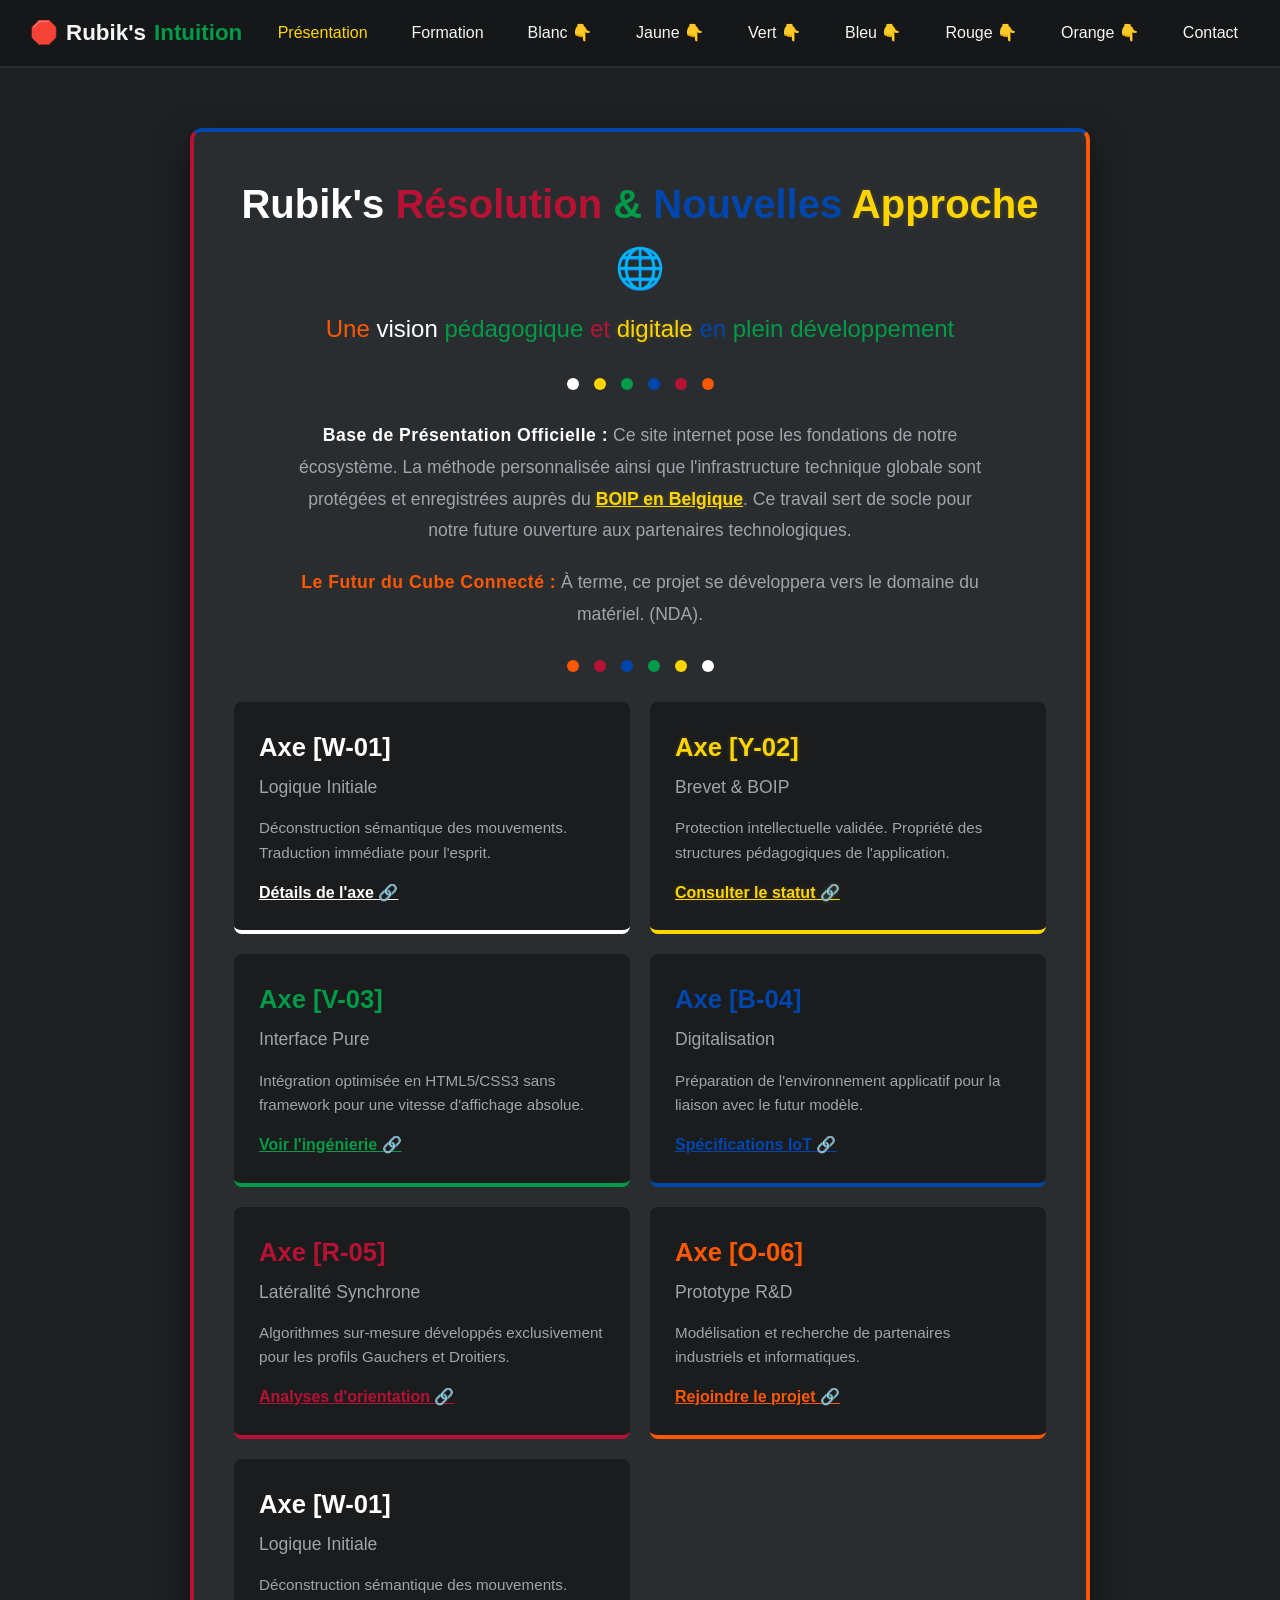
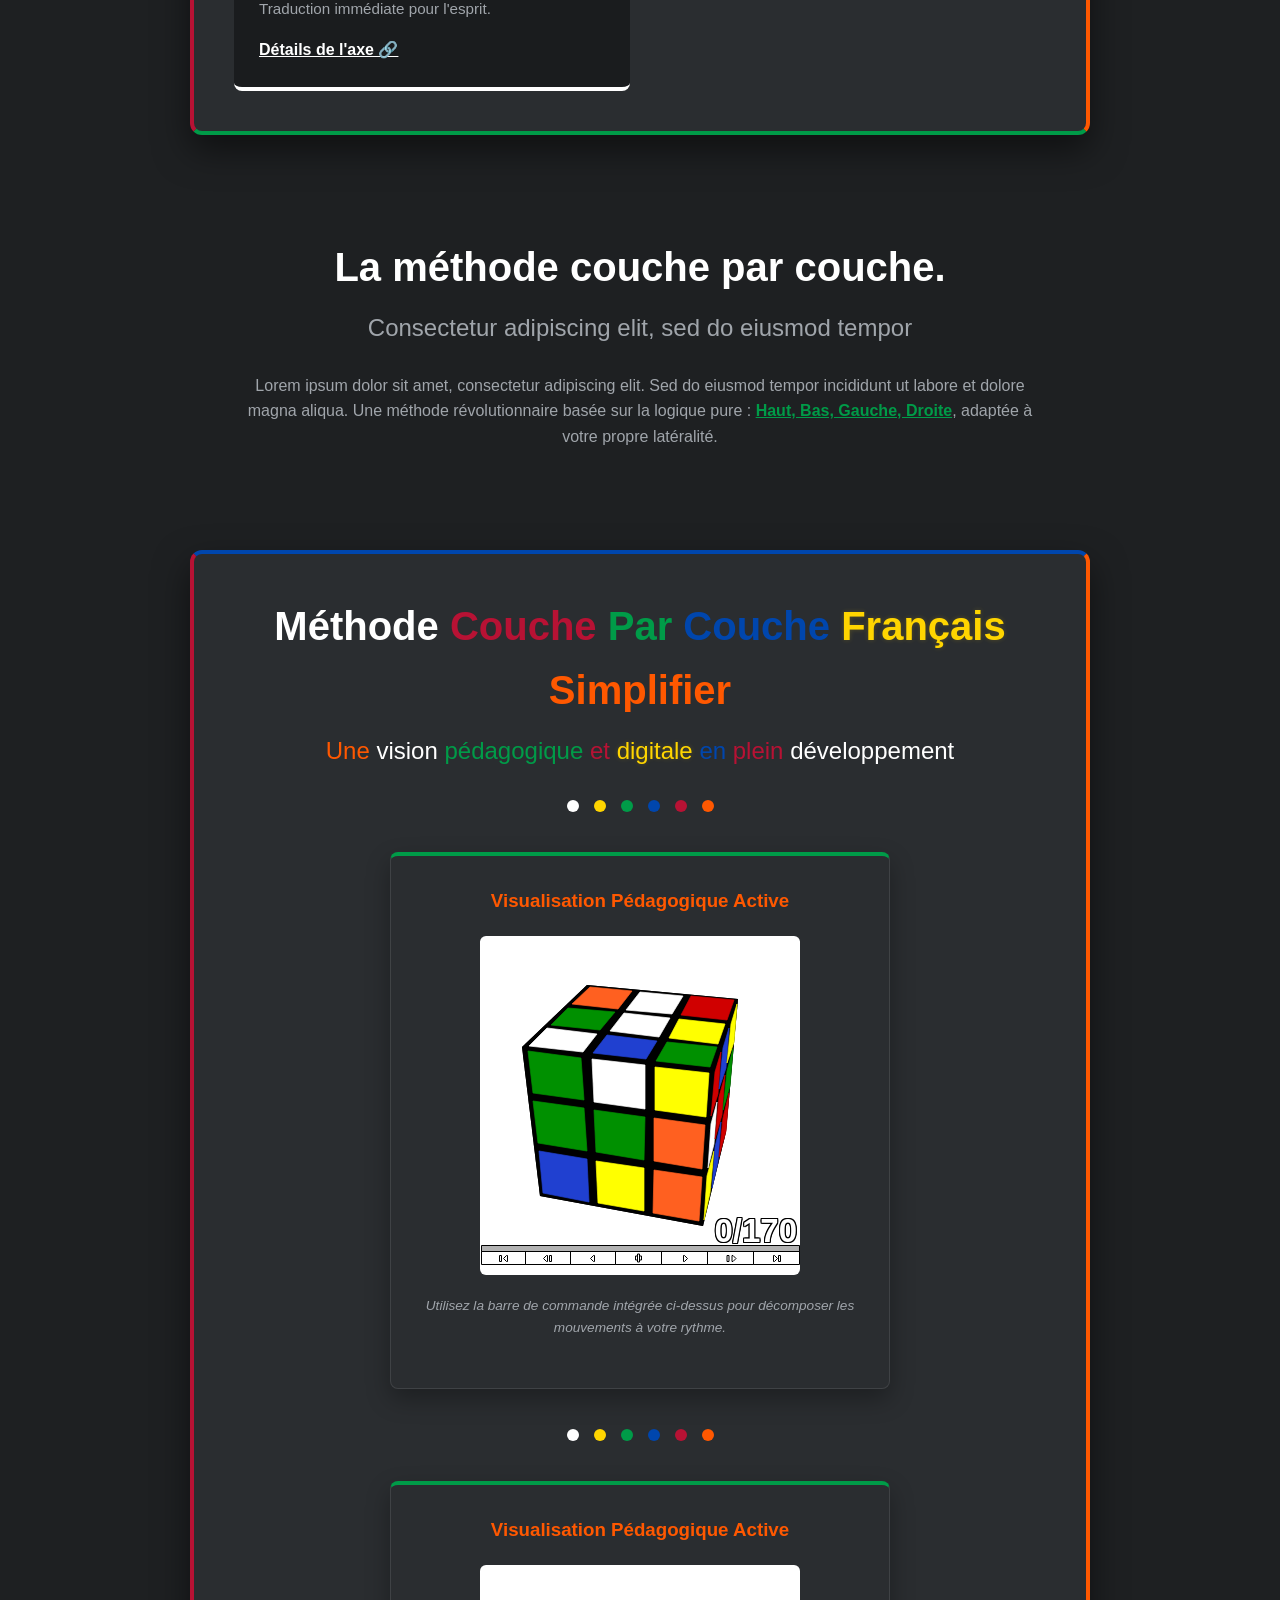
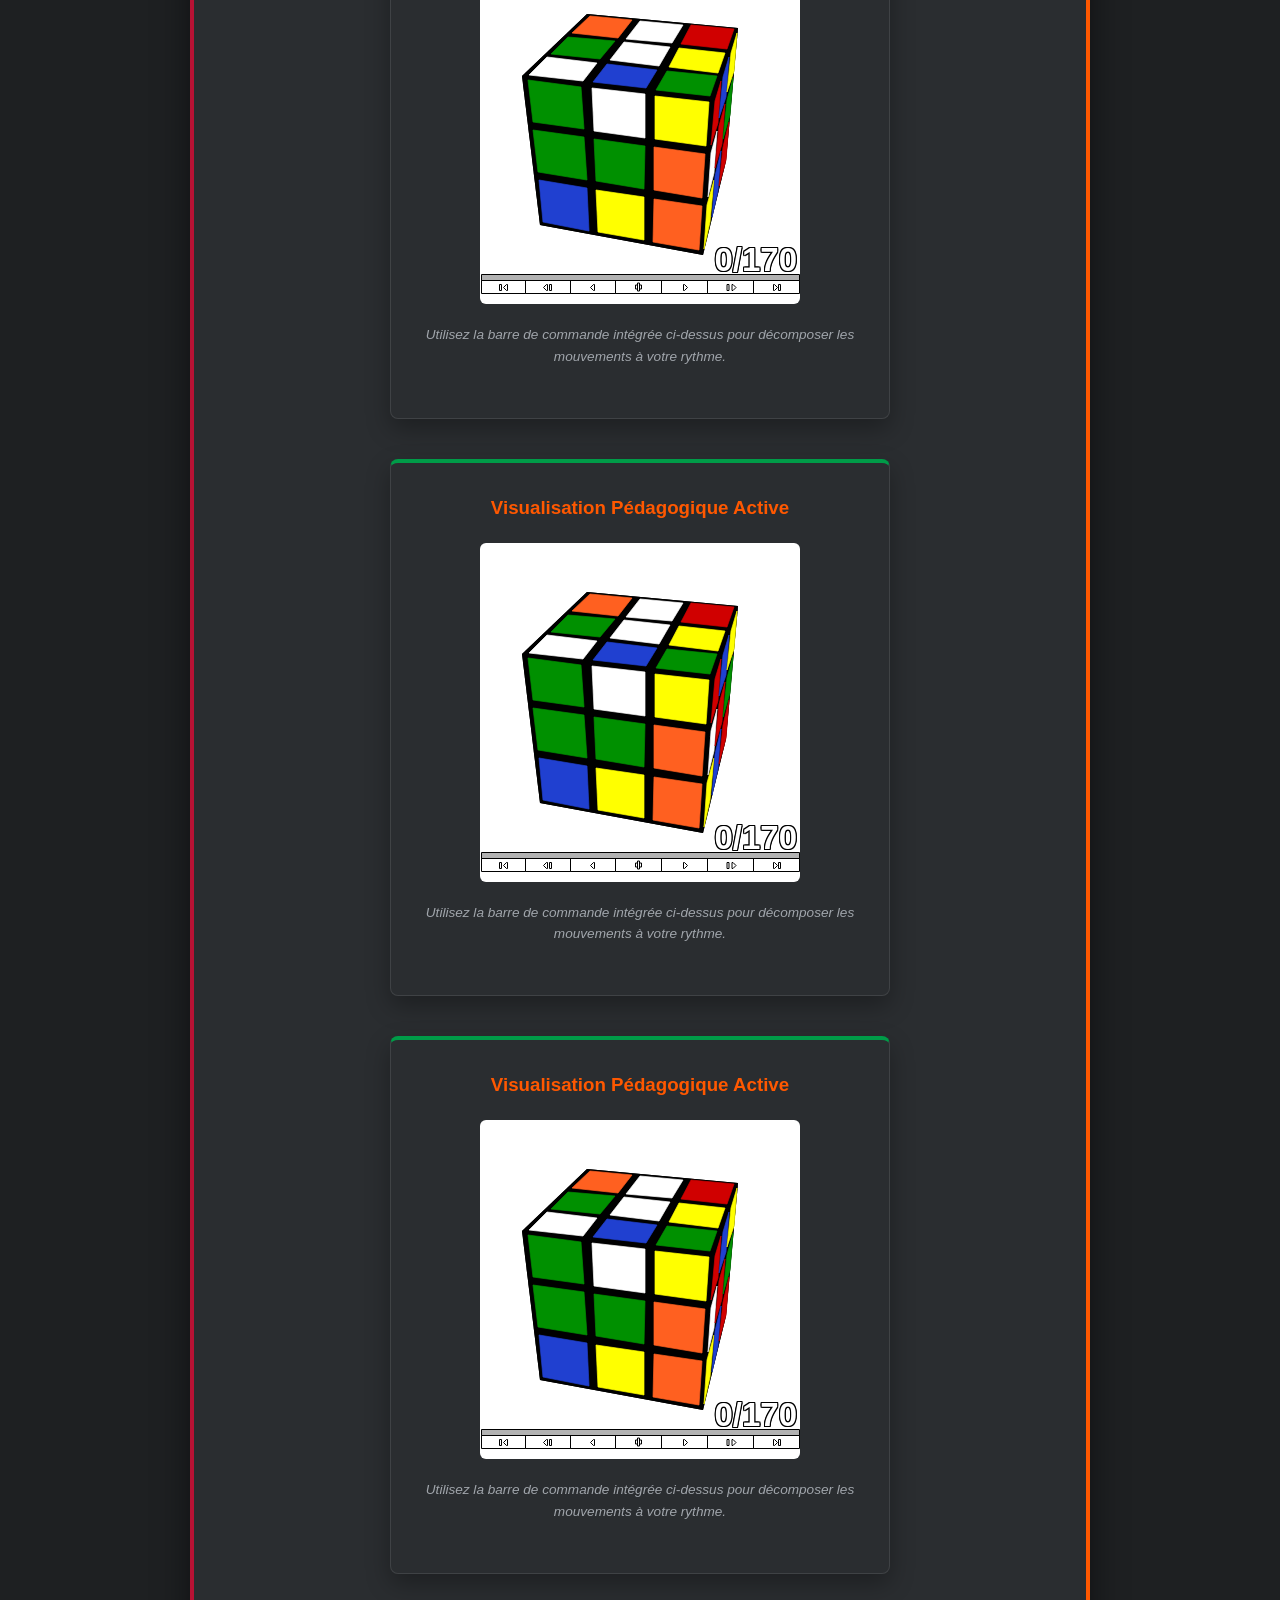
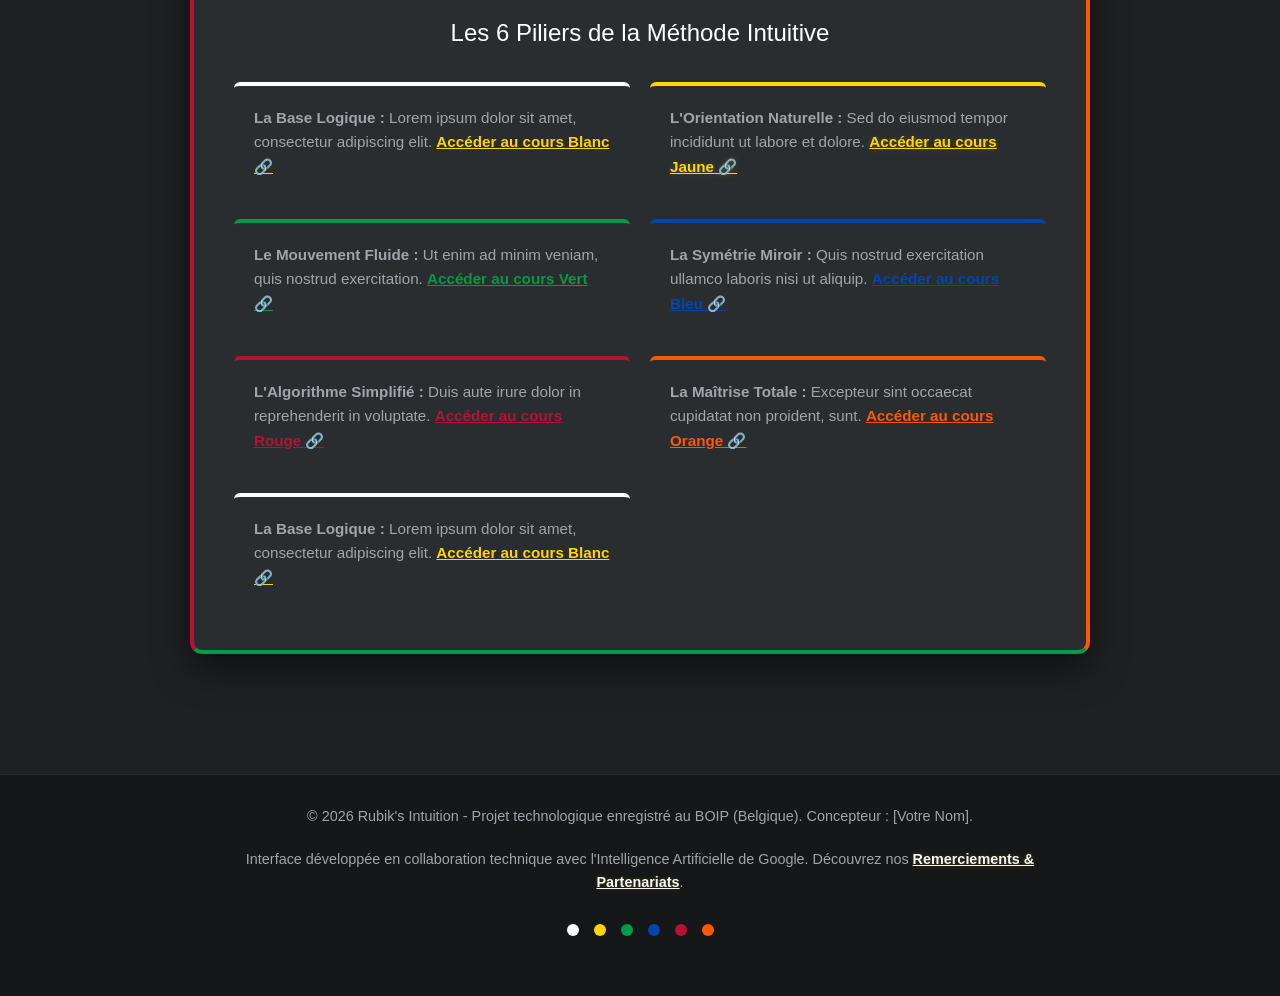
<file: index.html>
<!DOCTYPE html>
<html lang="fr">
<head>
    <meta charset="UTF-8">
    <meta name="viewport" content="width=device-width, initial-scale=1.0">
    <title>Rubik's Intuition - Accueil &amp; Projet Technologique</title>
    <link rel="stylesheet" href="style.css">
    <!-- 🎓 FORMATION : Chargement du script AnimCube à la racine du projet -->
    <script src="AnimCube3.js"></script>
</head>
<body>

    <!-- 🤝 BARRE DE NAVIGATION COMMUNE ET HARMONISÉE -->
    <header class="main-header">
        <div class="logo"><span class="cube-icon">🛑</span> Rubik's <span class="text-accent">Intuition</span></div>
        <input type="checkbox" id="menu-toggle" class="menu-toggle">
        <label for="menu-toggle" class="burger-label"><span></span><span></span><span></span></label>
        <nav class="main-nav">
            <ul class="nav-links">
                <li><a href="index.html" class="active">Présentation</a></li>
                <li><a href="formation-multi-cubes.html">Formation</a></li>
                <li class="dropdown">
                    <a href="#" class="dropdown-trigger">Blanc 👇</a>
                    <ul class="dropdown-menu">
                        <li><a href="neutre-squelette-blanc.html" class="c-white">1</a></li>
                        <li><a href="en-construction.html" class="c-white">2</a></li>
                        <li><a href="en-construction.html" class="c-white">3</a></li>
                        <li><a href="en-construction.html" class="c-white">4</a></li>
                        <li><a href="en-construction.html" class="c-white">5</a></li>
                        <li><a href="en-construction.html" class="c-white">6</a></li>
                    </ul>
                </li>
                <li class="dropdown">
                    <a href="#" class="dropdown-trigger">Jaune 👇</a>
                    <ul class="dropdown-menu">
                        <li><a href="droitier-blanc.html" class="c-white">Face Blanche</a></li>
                        <li><a href="droitier-jaune.html" class="c-yellow">Face Jaune</a></li>
                        <li><a href="droitier-vert.html" class="c-green">Face Verte</a></li>
                        <li><a href="droitier-bleu.html" class="c-blue">Face Bleue</a></li>
                        <li><a href="droitier-rouge.html" class="c-red">Face Rouge</a></li>
                        <li><a href="droitier-orange.html" class="c-orange">Face Orange</a></li>
                    </ul>
                </li>
                <li class="dropdown">
                    <a href="#" class="dropdown-trigger">Vert 👇</a>
                    <ul class="dropdown-menu">
                        <li><a href="ambi-blanc.html" class="c-white">Face Blanche</a></li>
                        <li><a href="ambi-jaune.html" class="c-yellow">Face Jaune</a></li>
                        <li><a href="ambi-vert.html" class="c-green">Face Verte</a></li>
                        <li><a href="ambi-bleu.html" class="c-blue">Face Bleue</a></li>
                        <li><a href="ambi-rouge.html" class="c-red">Face Rouge</a></li>
                        <li><a href="ambi-orange.html" class="c-orange">Face Orange</a></li>
                    </ul>
                </li>

                 <li class="dropdown">
                    <a href="#" class="dropdown-trigger">Bleu 👇</a>
                    <ul class="dropdown-menu">
                        <li><a href="gaucher-blanc.html" class="c-white">Face Blanche</a></li>
                        <li><a href="gaucher-jaune.html" class="c-yellow">Face Jaune</a></li>
                        <li><a href="gaucher-vert.html" class="c-green">Face Verte</a></li>
                        <li><a href="gaucher-bleu.html" class="c-blue">Face Bleue</a></li>
                        <li><a href="gaucher-rouge.html" class="c-red">Face Rouge</a></li>
                        <li><a href="gaucher-orange.html" class="c-orange">Face Orange</a></li>
                    </ul>
                </li>

               <li class="dropdown">
                    <a href="#" class="dropdown-trigger">Rouge 👇</a>
                    <ul class="dropdown-menu">
                        <li><a href="gaucher-blanc.html" class="c-white">Face Blanche</a></li>
                        <li><a href="gaucher-jaune.html" class="c-yellow">Face Jaune</a></li>
                        <li><a href="gaucher-vert.html" class="c-green">Face Verte</a></li>
                        <li><a href="gaucher-bleu.html" class="c-blue">Face Bleue</a></li>
                        <li><a href="gaucher-rouge.html" class="c-red">Face Rouge</a></li>
                        <li><a href="gaucher-orange.html" class="c-orange">Face Orange</a></li>
                    </ul>
                </li>

                 <li class="dropdown">
                    <a href="#" class="dropdown-trigger">Orange 👇</a>
                    <ul class="dropdown-menu">
                        <li><a href="neutre-squelette-orange.html" class="c-white">Face Blanche</a></li>
                        <li><a href="gaucher-jaune.html" class="c-yellow">Face Jaune</a></li>
                        <li><a href="gaucher-vert.html" class="c-green">Face Verte</a></li>
                        <li><a href="gaucher-bleu.html" class="c-blue">Face Bleue</a></li>
                        <li><a href="gaucher-rouge.html" class="c-red">Face Rouge</a></li>
                        <li><a href="gaucher-orange.html" class="c-orange">Face Orange</a></li>
                    </ul>
                </li>
                
                
                <li><a href="contact-squelette.html">Contact</a></li>
            </ul>
        </nav>
    </header>

    <main class="container">
        
        <!-- ==========================================================================
             🛑 SECTION MULTICOULEURS INSPIRÉE DES REMERCIEMENTS (PROJET BOIP)
             ==========================================================================<div class="scramble-icon">🎲</div> -->
        <section class="thanks-box">
            
            
            <h1>
                <span class="w-txt">Rubik's</span> 
                <span class="r-txt">Résolution</span> 
                <span class="g-txt">&amp;</span> 
                <span class="b-txt">Nouvelles</span> 
                <span class="y-txt">Approche</span>
                <span class="o-txt">🌐</span>
            </h1>
            
            <h2>
                <span class="o-txt">Une</span> 
                <span class="w-txt">vision</span> 
                <span class="g-txt">pédagogique</span> 
                <span class="r-txt">et</span> 
                <span class="y-txt">digitale</span> 
                <span class="b-txt">en</span> 
                <span class="g-txt">plein développement</span>
            </h2>

            <div class="color-dots-separator">
                <div class="dot d-w"></div><div class="dot d-y"></div><div class="dot d-g"></div>
                <div class="dot d-b"></div><div class="dot d-r"></div><div class="dot d-o"></div>
            </div>

            <p class="hybrid-paragraph">
                <strong class="w-txt">Base de Présentation Officielle :</strong> 
                <span class="text-muted">Ce site internet pose les fondations de notre écosystème. La méthode personnalisée ainsi que l'infrastructure technique globale sont protégées et enregistrées auprès du <a href="https://boip.int" target="_blank" class="text-link y-txt">BOIP en Belgique</a>. Ce travail sert de socle pour notre future ouverture aux partenaires technologiques.</span>
            </p>

            <p class="hybrid-paragraph">
                <strong class="o-txt">Le Futur du Cube Connecté :</strong> 
                <span class="text-muted">À terme, ce projet se développera vers le domaine du matériel. (NDA).</span>
            </p>

            <div class="color-dots-separator">
                <div class="dot d-o"></div><div class="dot d-r"></div><div class="dot d-b"></div>
                <div class="dot d-g"></div><div class="dot d-y"></div><div class="dot d-w"></div>
            </div>

            <!-- LA GRILLE DES 6 SOUS-BLOCS AUX COULEURS DU CUBE -->
            <div class="thanks-grid">
                
                <!-- BLOC 1 - BLANC -->
                <div class="thanks-block-unit tb-white">
                    <h1 class="w-txt">Axe [W-01]</h1>
                    <h2 class="text-muted">Logique Initiale</h2>
                    <p>Déconstruction sémantique des mouvements. Traduction immédiate pour l'esprit.</p>
                    <a href="en-construction.html" class="text-link w-txt">Détails de l'axe 🔗</a>
                </div>

                <!-- BLOC 2 - JAUNE -->
                <div class="thanks-block-unit tb-yellow">
                    <h1 class="y-txt">Axe [Y-02]</h1>
                    <h2 class="text-muted">Brevet &amp; BOIP</h2>
                    <p>Protection intellectuelle validée. Propriété des structures pédagogiques de l'application.</p>
                    <a href="en-construction.html" class="text-link y-txt">Consulter le statut 🔗</a>
                </div>

                <!-- BLOC 3 - VERT -->
                <div class="thanks-block-unit tb-green">
                    <h1 class="g-txt">Axe [V-03]</h1>
                    <h2 class="text-muted">Interface Pure</h2>
                    <p>Intégration optimisée en HTML5/CSS3 sans framework pour une vitesse d'affichage absolue.</p>
                    <a href="en-construction.html" class="text-link g-txt">Voir l'ingénierie 🔗</a>
                </div>

                <!-- BLOC 4 - BLEU -->
                <div class="thanks-block-unit tb-blue">
                    <h1 class="b-txt">Axe [B-04]</h1>
                    <h2 class="text-muted">Digitalisation</h2>
                    <p>Préparation de l'environnement applicatif pour la liaison avec le futur modèle.</p>
                    <a href="en-construction.html" class="text-link b-txt">Spécifications IoT 🔗</a>
                </div>

                <!-- BLOC 5 - ROUGE -->
                <div class="thanks-block-unit tb-red">
                    <h1 class="r-txt">Axe [R-05]</h1>
                    <h2 class="text-muted">Latéralité Synchrone</h2>
                    <p>Algorithmes sur-mesure développés exclusivement pour les profils Gauchers et Droitiers.</p>
                    <a href="en-construction.html" class="text-link r-txt">Analyses d'orientation 🔗</a>
                </div>

                <!-- BLOC 6 - ORANGE -->
                <div class="thanks-block-unit tb-orange">
                    <h1 class="o-txt">Axe [O-06]</h1>
                    <h2 class="text-muted">Prototype R&amp;D</h2>
                    <p>Modélisation et recherche de partenaires industriels et informatiques.</p>
                    <a href="contact-squelette.html" class="text-link o-txt">Rejoindre le projet 🔗</a>
                </div>
  <!-- BLOC 7 - BLANC -->
                <div class="thanks-block-unit tb-white">
                    <h1 class="w-txt">Axe [W-01]</h1>
                    <h2 class="text-muted">Logique Initiale</h2>
                    <p>Déconstruction sémantique des mouvements. Traduction immédiate pour l'esprit.</p>
                    <a href="en-construction.html" class="text-link w-txt">Détails de l'axe 🔗</a>
                </div>
            </div>
        </section>

        <!-- ==========================================================================
             🎓 DEUXIÈME SECTION : TEXTES INITIALES, ZONE ANIMCUBE ET LES 6 PILIERS
             ========================================================================== -->
        
        <!-- Section d'introduction textuelle sémantique -->
       <section class="hero-section" style="margin-top: 60px;">
            <h1>La méthode couche par couche.</h1>
            <h2>Consectetur adipiscing elit, sed do eiusmod tempor</h2>
            <p>
                Lorem ipsum dolor sit amet, consectetur adipiscing elit. Sed do eiusmod tempor incididunt ut labore et dolore magna aliqua. 
                Une méthode révolutionnaire basée sur la logique pure : <a href="en-construction.html" class="text-link g-txt">Haut, Bas, Gauche, Droite</a>, adaptée à votre propre latéralité.
            </p>
        </section> 
<!--
==========================================================================
             🛑 SECTION MULTICOULEURS INSPIRÉE DES REMERCIEMENTS (PROJET BOIP)
             ========================================================================== -->
        <section class="thanks-box">
            
            
            <h1>
                <span class="w-txt">Méthode</span> 
                <span class="r-txt">Couche</span> 
                <span class="g-txt">Par</span> 
                <span class="b-txt">Couche</span> 
                <span class="y-txt">Français </span>
                <span class="o-txt">Simplifier</span>
            </h1>
            
            <h2>
                <span class="o-txt">Une</span> 
                <span class="w-txt">vision</span> 
                <span class="g-txt">pédagogique</span> 
                <span class="r-txt">et</span> 
                <span class="y-txt">digitale</span> 
                <span class="b-txt">en</span> 
                <span class="r-txt">plein</span>
 <span class="w-txt">développement</span>
            </h2>

            <div class="color-dots-separator">
                <div class="dot d-w"></div><div class="dot d-y"></div><div class="dot d-g"></div>
                <div class="dot d-b"></div><div class="dot d-r"></div><div class="dot d-o"></div>
            </div>

        <!-- Zone d'intégration de la brique de simulation AnimCube.js -->
        <section class="cube-section">
            <div class="cube-card" style="border-top: 4px solid var(--cube-green);">
                <h3 class="g-txt">Visualisation Pédagogique Active</h3>
                
                <div class="cube-box">
                <script>
                AnimCube3("scale=0&bgcolor=ffffff&buttonbar=1&movetext=0&textsize=33&position=llu&borderwidth=8&wca=2&speed=3&facelets=wbggwyowrrgwoyrbowggbwgyyoobogrbyyboowgrorwybrwybrbygr&move=U F D' z' F' L' F' L' D L F' R F L D D L' D' L D L' z' L D' L' z R' D' D' R D R' D' R z z D D L D L' D' L D L' D' L D L' D' x2 z U U U R U' R' U' F' U F U U U' L' U L U F U' F' z' z' U R U' R' U' F' U F z z F U R U' R' F' z' z' R U R' U R U U R' U z' L' U R U' L U R' U' L' U R U' L U R' U' L D L' D' L D L' D' U L D L' D' L D L' D' L D L' D' L D L' D' U L D L' D' L D L' D' L D L' D' L D L' D' U L D L' D' L D L' D' U");
            </script>
                </div>
                
                <p class="cube-legend">Utilisez la barre de commande intégrée ci-dessus pour décomposer les mouvements à votre rythme.</p>
            </div>

                </div>
                
              

       
            
         
        </section>

            <div class="color-dots-separator">
                <div class="dot d-w"></div><div class="dot d-y"></div><div class="dot d-g"></div>
                <div class="dot d-b"></div><div class="dot d-r"></div><div class="dot d-o"></div>
            </div>

             <!-- Zone d'intégration de la brique de simulation AnimCube.js -->
        <section class="cube-section">
            <div class="cube-card" style="border-top: 4px solid var(--cube-green);">
                <h3 class="g-txt">Visualisation Pédagogique Active</h3>
                
                <div class="cube-box">
                <script>
                AnimCube3("scale=0&bgcolor=ffffff&buttonbar=1&movetext=0&textsize=33&position=llu&borderwidth=8&wca=2&speed=3&facelets=wbggwyowrrgwoyrbowggbwgyyoobogrbyyboowgrorwybrwybrbygr&move=U F D' z' F' L' F' L' D L F' R F L D D L' D' L D L' z' L D' L' z R' D' D' R D R' D' R z z D D L D L' D' L D L' D' L D L' D' x2 z U U U R U' R' U' F' U F U U U' L' U L U F U' F' z' z' U R U' R' U' F' U F z z F U R U' R' F' z' z' R U R' U R U U R' U z' L' U R U' L U R' U' L' U R U' L U R' U' L D L' D' L D L' D' U L D L' D' L D L' D' L D L' D' L D L' D' U L D L' D' L D L' D' L D L' D' L D L' D' U L D L' D' L D L' D' U");
            </script>
                </div>
                
                <p class="cube-legend">Utilisez la barre de commande intégrée ci-dessus pour décomposer les mouvements à votre rythme.</p>
            </div>

                </div>
                
              

       
            
         
        </section>

             <!-- Zone d'intégration de la brique de simulation AnimCube.js -->
        <section class="cube-section">
            <div class="cube-card" style="border-top: 4px solid var(--cube-green);">
                <h3 class="g-txt">Visualisation Pédagogique Active</h3>
                
                <div class="cube-box">
                <script>
                AnimCube3("scale=0&bgcolor=ffffff&buttonbar=1&movetext=0&textsize=33&position=llu&borderwidth=8&wca=2&speed=3&facelets=wbggwyowrrgwoyrbowggbwgyyoobogrbyyboowgrorwybrwybrbygr&move=U F D' z' F' L' F' L' D L F' R F L D D L' D' L D L' z' L D' L' z R' D' D' R D R' D' R z z D D L D L' D' L D L' D' L D L' D' x2 z U U U R U' R' U' F' U F U U U' L' U L U F U' F' z' z' U R U' R' U' F' U F z z F U R U' R' F' z' z' R U R' U R U U R' U z' L' U R U' L U R' U' L' U R U' L U R' U' L D L' D' L D L' D' U L D L' D' L D L' D' L D L' D' L D L' D' U L D L' D' L D L' D' L D L' D' L D L' D' U L D L' D' L D L' D' U");
            </script>
                </div>
                
                <p class="cube-legend">Utilisez la barre de commande intégrée ci-dessus pour décomposer les mouvements à votre rythme.</p>
            </div>

                </div>
                
              

       
            
         
        </section>

 <!-- Zone d'intégration de la brique de simulation AnimCube.js -->
        <section class="cube-section">
            <div class="cube-card" style="border-top: 4px solid var(--cube-green);">
                <h3 class="g-txt">Visualisation Pédagogique Active</h3>
                
                <div class="cube-box">
                <script>
                AnimCube3("scale=0&bgcolor=ffffff&buttonbar=1&movetext=0&textsize=33&position=llu&borderwidth=8&wca=2&speed=3&facelets=wbggwyowrrgwoyrbowggbwgyyoobogrbyyboowgrorwybrwybrbygr&move=U F D' z' F' L' F' L' D L F' R F L D D L' D' L D L' z' L D' L' z R' D' D' R D R' D' R z z D D L D L' D' L D L' D' L D L' D' x2 z U U U R U' R' U' F' U F U U U' L' U L U F U' F' z' z' U R U' R' U' F' U F z z F U R U' R' F' z' z' R U R' U R U U R' U z' L' U R U' L U R' U' L' U R U' L U R' U' L D L' D' L D L' D' U L D L' D' L D L' D' L D L' D' L D L' D' U L D L' D' L D L' D' L D L' D' L D L' D' U L D L' D' L D L' D' U");
            </script>
                </div>
                
                <p class="cube-legend">Utilisez la barre de commande intégrée ci-dessus pour décomposer les mouvements à votre rythme.</p>
            </div>

                </div>
                
              

       
            
         
        </section>
            

 <!-- Section des 6 Piliers Colorés initiaux avec Liens Évolutifs -->
        <section class="points-section">
            <h2>Les 6 Piliers de la Méthode Intuitive</h2>
            <div class="points-grid">
                
                <!-- Point 1 - Blanc -->
                <div class="point-item border-white">
                    <p><strong>La Base Logique :</strong> Lorem ipsum dolor sit amet, consectetur adipiscing elit. <a href="en-construction.html" class="text-link">Accéder au cours Blanc 🔗</a></p>
                </div>

                <!-- Point 2 - Jaune -->
                <div class="point-item border-yellow">
                    <p><strong>L'Orientation Naturelle :</strong> Sed do eiusmod tempor incididunt ut labore et dolore. <a href="en-construction.html" class="text-link y-txt">Accéder au cours Jaune 🔗</a></p>
                </div>

                <!-- Point 3 - Vert -->
                <div class="point-item border-green">
                    <p><strong>Le Mouvement Fluide :</strong> Ut enim ad minim veniam, quis nostrud exercitation. <a href="en-construction.html" class="text-link g-txt">Accéder au cours Vert 🔗</a></p>
                </div>

                <!-- Point 4 - Bleu -->
                <div class="point-item border-blue">
                    <p><strong>La Symétrie Miroir :</strong> Quis nostrud exercitation ullamco laboris nisi ut aliquip. <a href="en-construction.html" class="text-link b-txt">Accéder au cours Bleu 🔗</a></p>
                </div>

                <!-- Point 5 - Rouge -->
                <div class="point-item border-red">
                    <p><strong>L'Algorithme Simplifié :</strong> Duis aute irure dolor in reprehenderit in voluptate. <a href="en-construction.html" class="text-link r-txt">Accéder au cours Rouge 🔗</a></p>
                </div>

                <!-- Point 6 - Orange -->
                <div class="point-item border-orange">
                    <p><strong>La Maîtrise Totale :</strong> Excepteur sint occaecat cupidatat non proident, sunt. <a href="en-construction.html" class="text-link o-txt">Accéder au cours Orange 🔗</a></p>
                </div>

 <!-- Point 7 - Blanc -->
                <div class="point-item border-white">
                    <p><strong>La Base Logique :</strong> Lorem ipsum dolor sit amet, consectetur adipiscing elit. <a href="en-construction.html" class="text-link">Accéder au cours Blanc 🔗</a></p>
                </div>

            </div>
        </section>

    </main>

    <!-- 🤝 FOOTER HARMONISÉ COMPRENANT LA MENTION BOIP ET LE LIEN DE PARTENARIAT -->
    <footer class="main-footer">
        <p>&copy; 2026 Rubik's Intuition - Projet technologique enregistré au BOIP (Belgique). Concepteur : [Votre Nom].</p>
        <p>
            Interface développée en collaboration technique avec l'Intelligence Artificielle de Google. 
            Découvrez nos <a href="remerciementssquelette.html" class="text-link y-txt" style="font-size: inherit; font-weight: bold;">Remerciements &amp; Partenariats</a>.
        </p>
  <div class="color-dots-separator">
                <div class="dot d-w"></div><div class="dot d-y"></div><div class="dot d-g"></div>
                <div class="dot d-b"></div><div class="dot d-r"></div><div class="dot d-o"></div>
            </div>
    </footer>

</body>
</html>
</file>
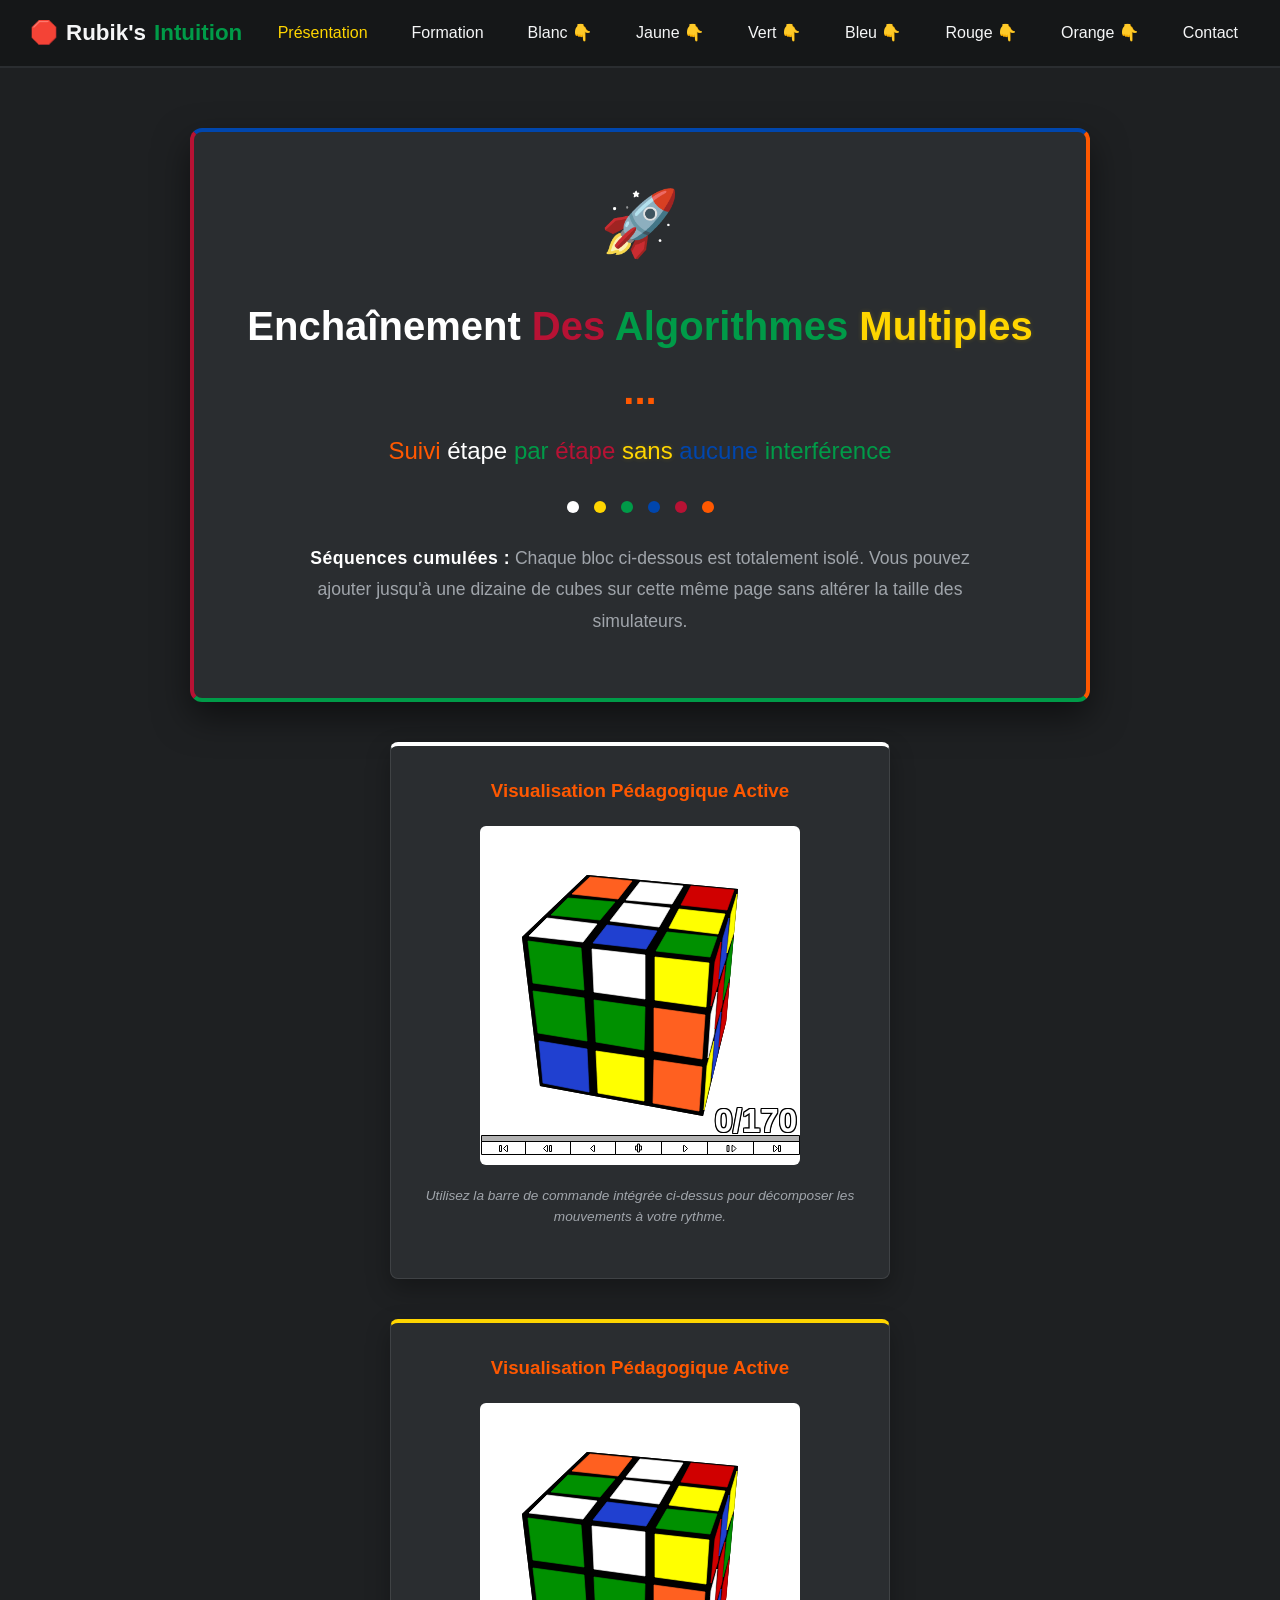
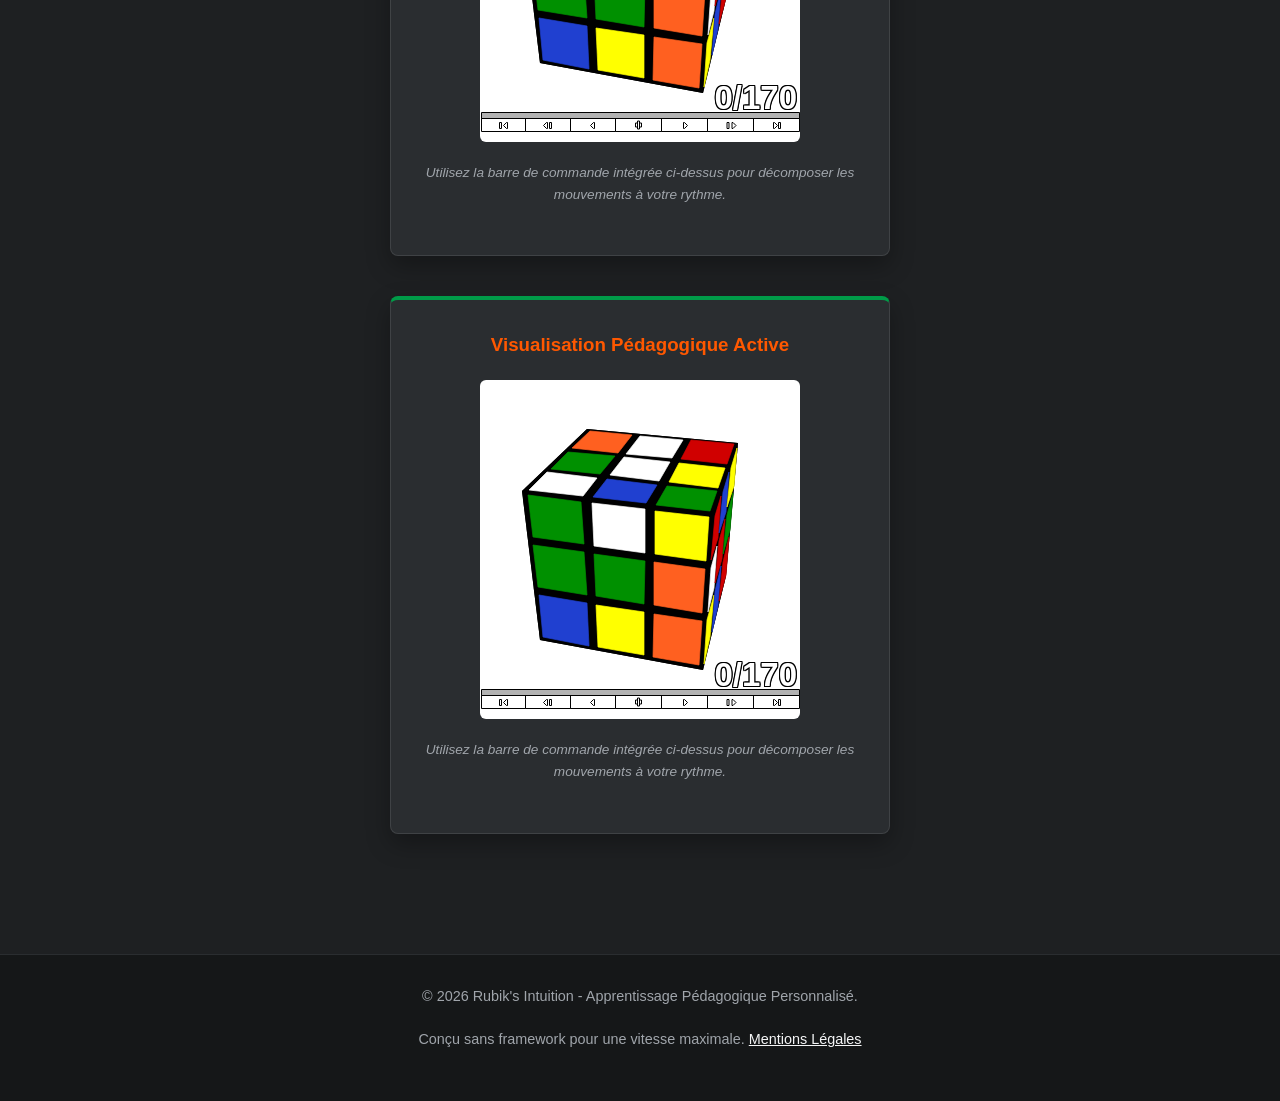
<file: formation-multi-cubes.html>
<!DOCTYPE html>
<html lang="fr">
<head>
    <meta charset="UTF-8">
    <meta name="viewport" content="width=device-width, initial-scale=1.0">
    <title>Multi-Cubes Stable - Rubik's Intuition</title>
    <link rel="stylesheet" href="style.css">
    <!-- 🎓 FORMATION : Le script est chargé ici de manière classique -->
    <script src="AnimCube3.js"></script>
</head>
<body>

    <!-- 🤝 MENU IDENTIQUE À INDEX.HTML -->
     <!-- 🤝 BARRE DE NAVIGATION COMMUNE ET HARMONISÉE -->
    <header class="main-header">
        <div class="logo"><span class="cube-icon">🛑</span> Rubik's <span class="text-accent">Intuition</span></div>
        <input type="checkbox" id="menu-toggle" class="menu-toggle">
        <label for="menu-toggle" class="burger-label"><span></span><span></span><span></span></label>
        <nav class="main-nav">
            <ul class="nav-links">
                <li><a href="index.html" class="active">Présentation</a></li>
                <li><a href="formation-multi-cubes.html">Formation</a></li>
                <li class="dropdown">
                    <a href="#" class="dropdown-trigger">Blanc 👇</a>
                    <ul class="dropdown-menu">
                        <li><a href="neutre-squelette-blanc.html" class="c-white">1</a></li>
                        <li><a href="en-construction.html" class="c-white">2</a></li>
                        <li><a href="en-construction.html" class="c-white">3</a></li>
                        <li><a href="en-construction.html" class="c-white">4</a></li>
                        <li><a href="en-construction.html" class="c-white">5</a></li>
                        <li><a href="en-construction.html" class="c-white">6</a></li>
                    </ul>
                </li>
                <li class="dropdown">
                    <a href="#" class="dropdown-trigger">Jaune 👇</a>
                    <ul class="dropdown-menu">
                        <li><a href="droitier-blanc.html" class="c-white">Face Blanche</a></li>
                        <li><a href="droitier-jaune.html" class="c-yellow">Face Jaune</a></li>
                        <li><a href="droitier-vert.html" class="c-green">Face Verte</a></li>
                        <li><a href="droitier-bleu.html" class="c-blue">Face Bleue</a></li>
                        <li><a href="droitier-rouge.html" class="c-red">Face Rouge</a></li>
                        <li><a href="droitier-orange.html" class="c-orange">Face Orange</a></li>
                    </ul>
                </li>
                <li class="dropdown">
                    <a href="#" class="dropdown-trigger">Vert 👇</a>
                    <ul class="dropdown-menu">
                        <li><a href="ambi-blanc.html" class="c-white">Face Blanche</a></li>
                        <li><a href="ambi-jaune.html" class="c-yellow">Face Jaune</a></li>
                        <li><a href="ambi-vert.html" class="c-green">Face Verte</a></li>
                        <li><a href="ambi-bleu.html" class="c-blue">Face Bleue</a></li>
                        <li><a href="ambi-rouge.html" class="c-red">Face Rouge</a></li>
                        <li><a href="ambi-orange.html" class="c-orange">Face Orange</a></li>
                    </ul>
                </li>

                 <li class="dropdown">
                    <a href="#" class="dropdown-trigger">Bleu 👇</a>
                    <ul class="dropdown-menu">
                        <li><a href="gaucher-blanc.html" class="c-white">Face Blanche</a></li>
                        <li><a href="gaucher-jaune.html" class="c-yellow">Face Jaune</a></li>
                        <li><a href="gaucher-vert.html" class="c-green">Face Verte</a></li>
                        <li><a href="gaucher-bleu.html" class="c-blue">Face Bleue</a></li>
                        <li><a href="gaucher-rouge.html" class="c-red">Face Rouge</a></li>
                        <li><a href="gaucher-orange.html" class="c-orange">Face Orange</a></li>
                    </ul>
                </li>

               <li class="dropdown">
                    <a href="#" class="dropdown-trigger">Rouge 👇</a>
                    <ul class="dropdown-menu">
                        <li><a href="gaucher-blanc.html" class="c-white">Face Blanche</a></li>
                        <li><a href="gaucher-jaune.html" class="c-yellow">Face Jaune</a></li>
                        <li><a href="gaucher-vert.html" class="c-green">Face Verte</a></li>
                        <li><a href="gaucher-bleu.html" class="c-blue">Face Bleue</a></li>
                        <li><a href="gaucher-rouge.html" class="c-red">Face Rouge</a></li>
                        <li><a href="gaucher-orange.html" class="c-orange">Face Orange</a></li>
                    </ul>
                </li>

                 <li class="dropdown">
                    <a href="#" class="dropdown-trigger">Orange 👇</a>
                    <ul class="dropdown-menu">
                        <li><a href="neutre-squelette-orange.html" class="c-white">Face Blanche</a></li>
                        <li><a href="gaucher-jaune.html" class="c-yellow">Face Jaune</a></li>
                        <li><a href="gaucher-vert.html" class="c-green">Face Verte</a></li>
                        <li><a href="gaucher-bleu.html" class="c-blue">Face Bleue</a></li>
                        <li><a href="gaucher-rouge.html" class="c-red">Face Rouge</a></li>
                        <li><a href="gaucher-orange.html" class="c-orange">Face Orange</a></li>
                    </ul>
                </li>
                
                
                <li><a href="contact-squelette.html">Contact</a></li>
            </ul>
        </nav>
    </header>

    <main class="container">
        
        <!-- Bloc d'en-tête style Explosion de Couleurs -->
        <section class="thanks-box">
            <div class="scramble-icon">🚀</div>
            <h1>
                <span class="w-txt">Enchaînement</span> 
                <span class="r-txt">Des</span> 
                <span class="g-txt">Algorithmes</span> 
                <span class="y-txt">Multiples</span>
                <span class="o-txt">...</span>
            </h1>
            <h2>
                <span class="o-txt">Suivi</span> 
                <span class="w-txt">étape</span> 
                <span class="g-txt">par</span> 
                <span class="r-txt">étape</span> 
                <span class="y-txt">sans</span> 
                <span class="b-txt">aucune</span> 
                <span class="g-txt">interférence</span>
            </h2>

            <div class="color-dots-separator">
                <div class="dot d-w"></div><div class="dot d-y"></div><div class="dot d-g"></div>
                <div class="dot d-b"></div><div class="dot d-r"></div><div class="dot d-o"></div>
            </div>
            
            <p class="hybrid-paragraph">
                <strong class="w-txt">Séquences cumulées :</strong> 
                <span class="text-muted">Chaque bloc ci-dessous est totalement isolé. Vous pouvez ajouter jusqu'à une dizaine de cubes sur cette même page sans altérer la taille des simulateurs.</span>
            </p>
        </section>

        <!-- ==========================================================================
             ZONE DE COURS : LES CUBES ISOLES LES UNS EN DESSOUS DES AUTRES
             ========================================================================== -->
         <!-- Zone d'intégration de la brique de simulation AnimCube.js -->
        <section class="cube-section">
            <div class="cube-card" style="border-top: 4px solid var(--cube-white);">
                <h3 class="g-txt">Visualisation Pédagogique Active</h3>
                
                <div class="cube-box">
                <script>
                AnimCube3("scale=0&bgcolor=ffffff&buttonbar=1&movetext=0&textsize=33&position=llu&borderwidth=8&wca=2&speed=3&facelets=wbggwyowrrgwoyrbowggbwgyyoobogrbyyboowgrorwybrwybrbygr&move=U F D' z' F' L' F' L' D L F' R F L D D L' D' L D L' z' L D' L' z R' D' D' R D R' D' R z z D D L D L' D' L D L' D' L D L' D' x2 z U U U R U' R' U' F' U F U U U' L' U L U F U' F' z' z' U R U' R' U' F' U F z z F U R U' R' F' z' z' R U R' U R U U R' U z' L' U R U' L U R' U' L' U R U' L U R' U' L D L' D' L D L' D' U L D L' D' L D L' D' L D L' D' L D L' D' U L D L' D' L D L' D' L D L' D' L D L' D' U L D L' D' L D L' D' U");
            </script>
                </div>
                
                <p class="cube-legend">Utilisez la barre de commande intégrée ci-dessus pour décomposer les mouvements à votre rythme.</p>
            </div>

          </section>     

<!-- Zone d'intégration de la brique de simulation AnimCube.js -->
        <section class="cube-section">
            <div class="cube-card" style="border-top: 4px solid var(--cube-yellow);">
                <h3 class="g-txt">Visualisation Pédagogique Active</h3>
                
                <div class="cube-box">
                <script>
                AnimCube3("scale=0&bgcolor=ffffff&buttonbar=1&movetext=0&textsize=33&position=llu&borderwidth=8&wca=2&speed=3&facelets=wbggwyowrrgwoyrbowggbwgyyoobogrbyyboowgrorwybrwybrbygr&move=U F D' z' F' L' F' L' D L F' R F L D D L' D' L D L' z' L D' L' z R' D' D' R D R' D' R z z D D L D L' D' L D L' D' L D L' D' x2 z U U U R U' R' U' F' U F U U U' L' U L U F U' F' z' z' U R U' R' U' F' U F z z F U R U' R' F' z' z' R U R' U R U U R' U z' L' U R U' L U R' U' L' U R U' L U R' U' L D L' D' L D L' D' U L D L' D' L D L' D' L D L' D' L D L' D' U L D L' D' L D L' D' L D L' D' L D L' D' U L D L' D' L D L' D' U");
            </script>
                </div>
                
                <p class="cube-legend">Utilisez la barre de commande intégrée ci-dessus pour décomposer les mouvements à votre rythme.</p>
            </div>

          </section>

<!-- Zone d'intégration de la brique de simulation AnimCube.js -->
        <section class="cube-section">
            <div class="cube-card" style="border-top: 4px solid var(--cube-green);">
                <h3 class="g-txt">Visualisation Pédagogique Active</h3>
                
                <div class="cube-box">
                <script>
                AnimCube3("scale=0&bgcolor=ffffff&buttonbar=1&movetext=0&textsize=33&position=llu&borderwidth=8&wca=2&speed=3&facelets=wbggwyowrrgwoyrbowggbwgyyoobogrbyyboowgrorwybrwybrbygr&move=U F D' z' F' L' F' L' D L F' R F L D D L' D' L D L' z' L D' L' z R' D' D' R D R' D' R z z D D L D L' D' L D L' D' L D L' D' x2 z U U U R U' R' U' F' U F U U U' L' U L U F U' F' z' z' U R U' R' U' F' U F z z F U R U' R' F' z' z' R U R' U R U U R' U z' L' U R U' L U R' U' L' U R U' L U R' U' L D L' D' L D L' D' U L D L' D' L D L' D' L D L' D' L D L' D' U L D L' D' L D L' D' L D L' D' L D L' D' U L D L' D' L D L' D' U");
            </script>
                </div>
                
                <p class="cube-legend">Utilisez la barre de commande intégrée ci-dessus pour décomposer les mouvements à votre rythme.</p>
            </div>

          </section>


    </main>

    <!-- 🤝 FOOTER IDENTIQUE -->
    <footer class="main-footer">
        <p>&copy; 2026 Rubik's Intuition - Apprentissage Pédagogique Personnalisé.</p>
        <p>Conçu sans framework pour une vitesse maximale. <a href="#">Mentions Légales</a></p>
    </footer>

</body>
</html>
</file>
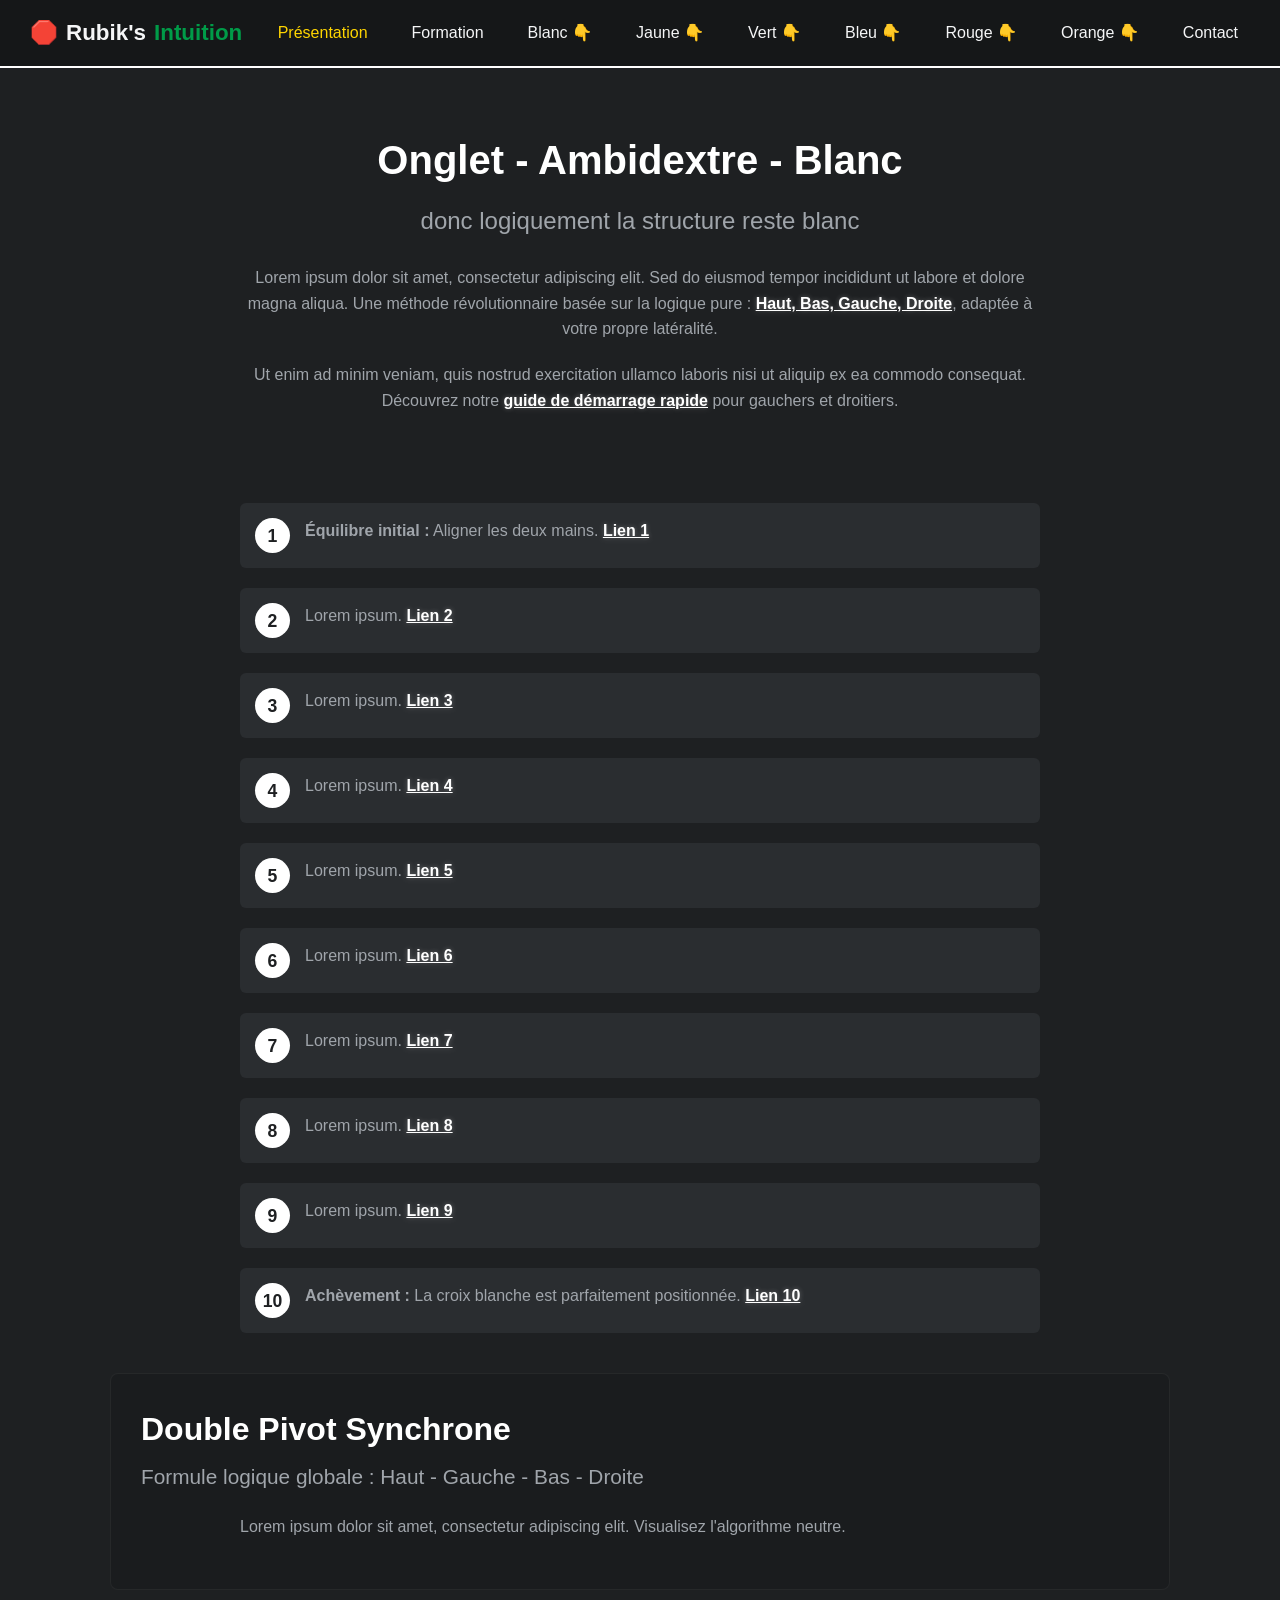
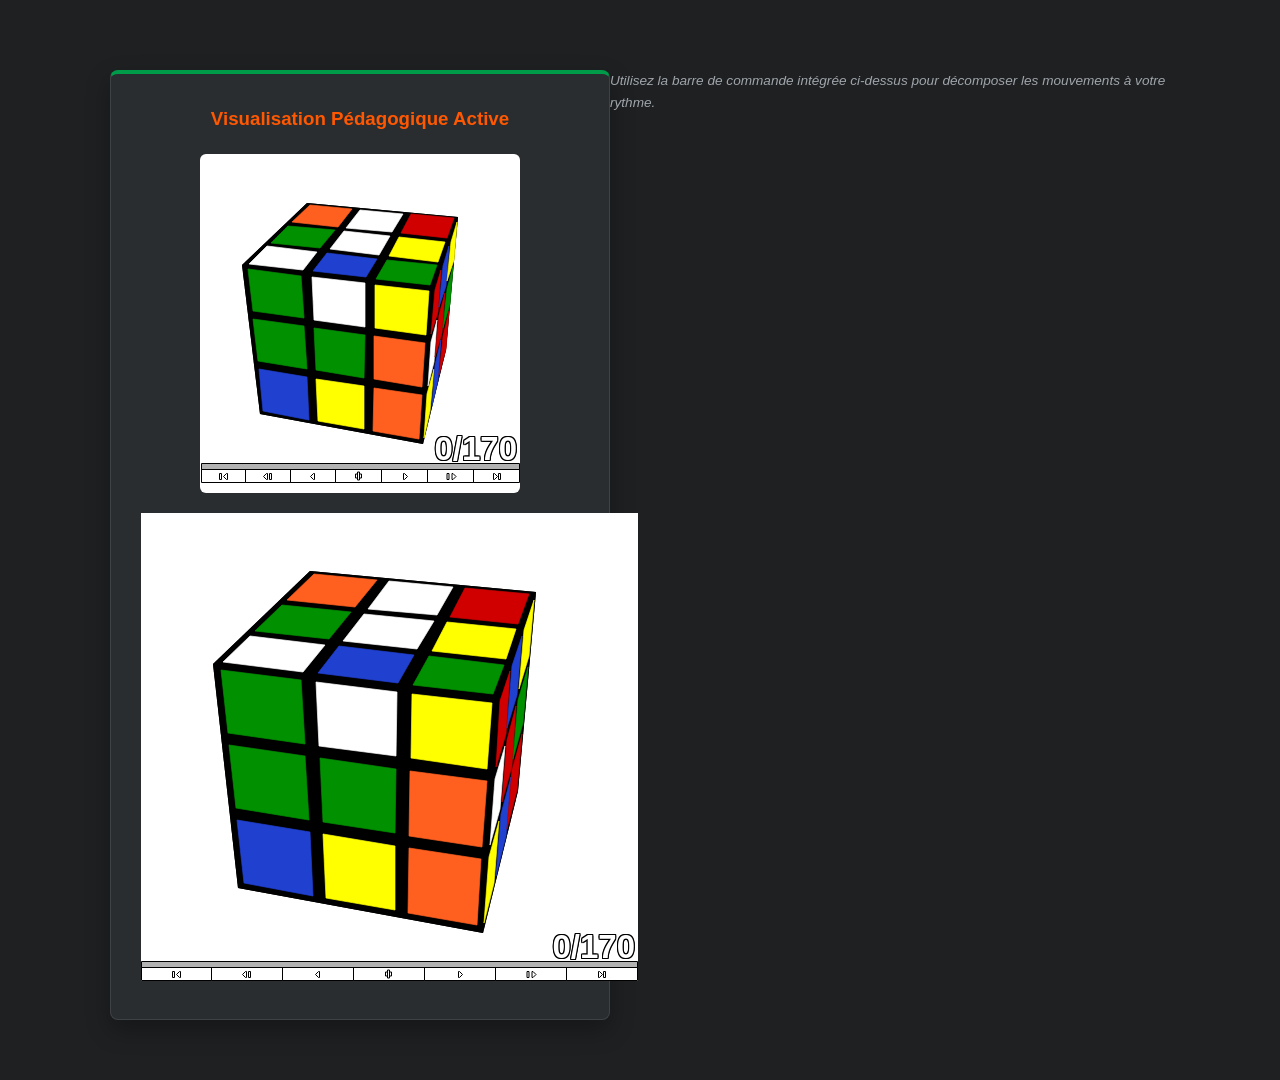
<file: neutre-squelette-blanc.html>
<!DOCTYPE html>
<html lang="fr">
<head>
    <meta charset="UTF-8">
    <meta name="viewport" content="width=device-width, initial-scale=1.0">
    <title>Méthode Ambidextre - Face Blanche - Rubik's Intuition</title>
    <link rel="stylesheet" href="style.css">
    <script src="AnimCube3.js"></script>

<link rel="stylesheet" href="multi-cubes1.css">



    <script src="AnimCube3.js"></script>
</head>
<!-- 🎓 FORMATION : La classe "theme-white" bascule les styles sur la couleur blanche -->
<body class="theme-white">

    <!-- MENU IDENTIQUE À INDEX.HTML -->
 <!-- 🤝 BARRE DE NAVIGATION COMMUNE ET HARMONISÉE -->
    <header class="main-header">
        <div class="logo"><span class="cube-icon">🛑</span> Rubik's <span class="text-accent">Intuition</span></div>
        <input type="checkbox" id="menu-toggle" class="menu-toggle">
        <label for="menu-toggle" class="burger-label"><span></span><span></span><span></span></label>
        <nav class="main-nav">
            <ul class="nav-links">
                <li><a href="index.html" class="active">Présentation</a></li>
                <li><a href="formationsquelette.html">Formation</a></li>
                <li class="dropdown">
                    <a href="#" class="dropdown-trigger">Blanc 👇</a>
                    <ul class="dropdown-menu">
                        <li><a href="neutre-squelette-blanc.html" class="c-white">1</a></li>
                        <li><a href="en-construction.html" class="c-white">2</a></li>
                        <li><a href="en-construction.html" class="c-white">3</a></li>
                        <li><a href="en-construction.html" class="c-white">4</a></li>
                        <li><a href="en-construction.html" class="c-white">5</a></li>
                        <li><a href="en-construction.html" class="c-white">6</a></li>
                    </ul>
                </li>
                <li class="dropdown">
                    <a href="#" class="dropdown-trigger">Jaune 👇</a>
                    <ul class="dropdown-menu">
                        <li><a href="droitier-blanc.html" class="c-white">Face Blanche</a></li>
                        <li><a href="droitier-jaune.html" class="c-yellow">Face Jaune</a></li>
                        <li><a href="droitier-vert.html" class="c-green">Face Verte</a></li>
                        <li><a href="droitier-bleu.html" class="c-blue">Face Bleue</a></li>
                        <li><a href="droitier-rouge.html" class="c-red">Face Rouge</a></li>
                        <li><a href="droitier-orange.html" class="c-orange">Face Orange</a></li>
                    </ul>
                </li>
                <li class="dropdown">
                    <a href="#" class="dropdown-trigger">Vert 👇</a>
                    <ul class="dropdown-menu">
                        <li><a href="ambi-blanc.html" class="c-white">Face Blanche</a></li>
                        <li><a href="ambi-jaune.html" class="c-yellow">Face Jaune</a></li>
                        <li><a href="ambi-vert.html" class="c-green">Face Verte</a></li>
                        <li><a href="ambi-bleu.html" class="c-blue">Face Bleue</a></li>
                        <li><a href="ambi-rouge.html" class="c-red">Face Rouge</a></li>
                        <li><a href="ambi-orange.html" class="c-orange">Face Orange</a></li>
                    </ul>
                </li>

                 <li class="dropdown">
                    <a href="#" class="dropdown-trigger">Bleu 👇</a>
                    <ul class="dropdown-menu">
                        <li><a href="gaucher-blanc.html" class="c-white">Face Blanche</a></li>
                        <li><a href="gaucher-jaune.html" class="c-yellow">Face Jaune</a></li>
                        <li><a href="gaucher-vert.html" class="c-green">Face Verte</a></li>
                        <li><a href="gaucher-bleu.html" class="c-blue">Face Bleue</a></li>
                        <li><a href="gaucher-rouge.html" class="c-red">Face Rouge</a></li>
                        <li><a href="gaucher-orange.html" class="c-orange">Face Orange</a></li>
                    </ul>
                </li>

               <li class="dropdown">
                    <a href="#" class="dropdown-trigger">Rouge 👇</a>
                    <ul class="dropdown-menu">
                        <li><a href="gaucher-blanc.html" class="c-white">Face Blanche</a></li>
                        <li><a href="gaucher-jaune.html" class="c-yellow">Face Jaune</a></li>
                        <li><a href="gaucher-vert.html" class="c-green">Face Verte</a></li>
                        <li><a href="gaucher-bleu.html" class="c-blue">Face Bleue</a></li>
                        <li><a href="gaucher-rouge.html" class="c-red">Face Rouge</a></li>
                        <li><a href="gaucher-orange.html" class="c-orange">Face Orange</a></li>
                    </ul>
                </li>

                 <li class="dropdown">
                    <a href="#" class="dropdown-trigger">Orange 👇</a>
                    <ul class="dropdown-menu">
                        <li><a href="neutre-squelette-orange.html" class="c-white">Face Blanche</a></li>
                        <li><a href="gaucher-jaune.html" class="c-yellow">Face Jaune</a></li>
                        <li><a href="gaucher-vert.html" class="c-green">Face Verte</a></li>
                        <li><a href="gaucher-bleu.html" class="c-blue">Face Bleue</a></li>
                        <li><a href="gaucher-rouge.html" class="c-red">Face Rouge</a></li>
                        <li><a href="gaucher-orange.html" class="c-orange">Face Orange</a></li>
                    </ul>
                </li>
                
                
                <li><a href="contact-squelette.html">Contact</a></li>
            </ul>
        </nav>
    </header>
    <main class="container">
       


         <!-- Section d'introduction principale -->
        <section class="hero-section">
            <h1>Onglet - Ambidextre - Blanc</h1>
            <h2>donc logiquement la structure reste blanc</h2>
            <p>
                Lorem ipsum dolor sit amet, consectetur adipiscing elit. Sed do eiusmod tempor incididunt ut labore et dolore magna aliqua. 
                Une méthode révolutionnaire basée sur la logique pure : <a href="#" class="text-link">Haut, Bas, Gauche, Droite</a>, adaptée à votre propre latéralité.
            </p>
            <p>
                Ut enim ad minim veniam, quis nostrud exercitation ullamco laboris nisi ut aliquip ex ea commodo consequat. 
                Découvrez notre <a href="#" class="text-link">guide de démarrage rapide</a> pour gauchers et droitiers.
            </p>
        </section>

        <!-- Liste Numérotée 1 à 10 -->
        <section class="steps-section">
            <ul class="ordered-steps">
                <li><div class="step-number">1</div><div class="step-content"><p><strong>Équilibre initial :</strong> Aligner les deux mains. <a href="#" class="text-link">Lien 1</a></p></div></li>
                <li><div class="step-number">2</div><div class="step-content"><p>Lorem ipsum. <a href="#" class="text-link">Lien 2</a></p></div></li>
                <li><div class="step-number">3</div><div class="step-content"><p>Lorem ipsum. <a href="#" class="text-link">Lien 3</a></p></div></li>
                <li><div class="step-number">4</div><div class="step-content"><p>Lorem ipsum. <a href="#" class="text-link">Lien 4</a></p></div></li>
                <li><div class="step-number">5</div><div class="step-content"><p>Lorem ipsum. <a href="#" class="text-link">Lien 5</a></p></div></li>
                <li><div class="step-number">6</div><div class="step-content"><p>Lorem ipsum. <a href="#" class="text-link">Lien 6</a></p></div></li>
                <li><div class="step-number">7</div><div class="step-content"><p>Lorem ipsum. <a href="#" class="text-link">Lien 7</a></p></div></li>
                <li><div class="step-number">8</div><div class="step-content"><p>Lorem ipsum. <a href="#" class="text-link">Lien 8</a></p></div></li>
                <li><div class="step-number">9</div><div class="step-content"><p>Lorem ipsum. <a href="#" class="text-link">Lien 9</a></p></div></li>
                <li><div class="step-number">10</div><div class="step-content"><p><strong>Achèvement :</strong> La croix blanche est parfaitement positionnée. <a href="#" class="text-link">Lien 10</a></p></div></li>
            </ul>
        </section>

        <!-- ZONE MULTI-CUBES -->
        <section class="multi-cubes-container">
            <div class="cube-block-unit">
                <h1>Double Pivot Synchrone</h1>
                <h2>Formule logique globale : Haut - Gauche - Bas - Droite</h2>
                <p>Lorem ipsum dolor sit amet, consectetur adipiscing elit. Visualisez l'algorithme neutre.</p>
</div>

         <!-- Zone d'intégration de la brique de simulation AnimCube.js -->
        <section class="cube-section">
            <div class="cube-card" style="border-top: 4px solid var(--cube-green);">
                <h3 class="g-txt">Visualisation Pédagogique Active</h3>
                
                <div class="cube-box">
                <script>
                AnimCube3("scale=0&bgcolor=ffffff&buttonbar=1&movetext=0&textsize=33&position=llu&borderwidth=8&wca=2&speed=3&facelets=wbggwyowrrgwoyrbowggbwgyyoobogrbyyboowgrorwybrwybrbygr&move=U F D' z' F' L' F' L' D L F' R F L D D L' D' L D L' z' L D' L' z R' D' D' R D R' D' R z z D D L D L' D' L D L' D' L D L' D' x2 z U U U R U' R' U' F' U F U U U' L' U L U F U' F' z' z' U R U' R' U' F' U F z z F U R U' R' F' z' z' R U R' U R U U R' U z' L' U R U' L U R' U' L' U R U' L U R' U' L D L' D' L D L' D' U L D L' D' L D L' D' L D L' D' L D L' D' U L D L' D' L D L' D' L D L' D' L D L' D' U L D L' D' L D L' D' U");
            </script>
                </div> 
<script>
                AnimCube3("scale=0&bgcolor=ffffff&buttonbar=1&movetext=0&textsize=33&position=llu&borderwidth=8&wca=2&speed=3&facelets=wbggwyowrrgwoyrbowggbwgyyoobogrbyyboowgrorwybrwybrbygr&move=U F D' z' F' L' F' L' D L F' R F L D D L' D' L D L' z' L D' L' z R' D' D' R D R' D' R z z D D L D L' D' L D L' D' L D L' D' x2 z U U U R U' R' U' F' U F U U U' L' U L U F U' F' z' z' U R U' R' U' F' U F z z F U R U' R' F' z' z' R U R' U R U U R' U z' L' U R U' L U R' U' L' U R U' L U R' U' L D L' D' L D L' D' U L D L' D' L D L' D' L D L' D' L D L' D' U L D L' D' L D L' D' L D L' D' L D L' D' U L D L' D' L D L' D' U");
            </script>
                </div> 


             
   <p class="cube-legend">Utilisez la barre de commande intégrée ci-dessus pour décomposer les mouvements à votre rythme.</p>
            </div>
 
    </footer>
</body>
</html>
</file>
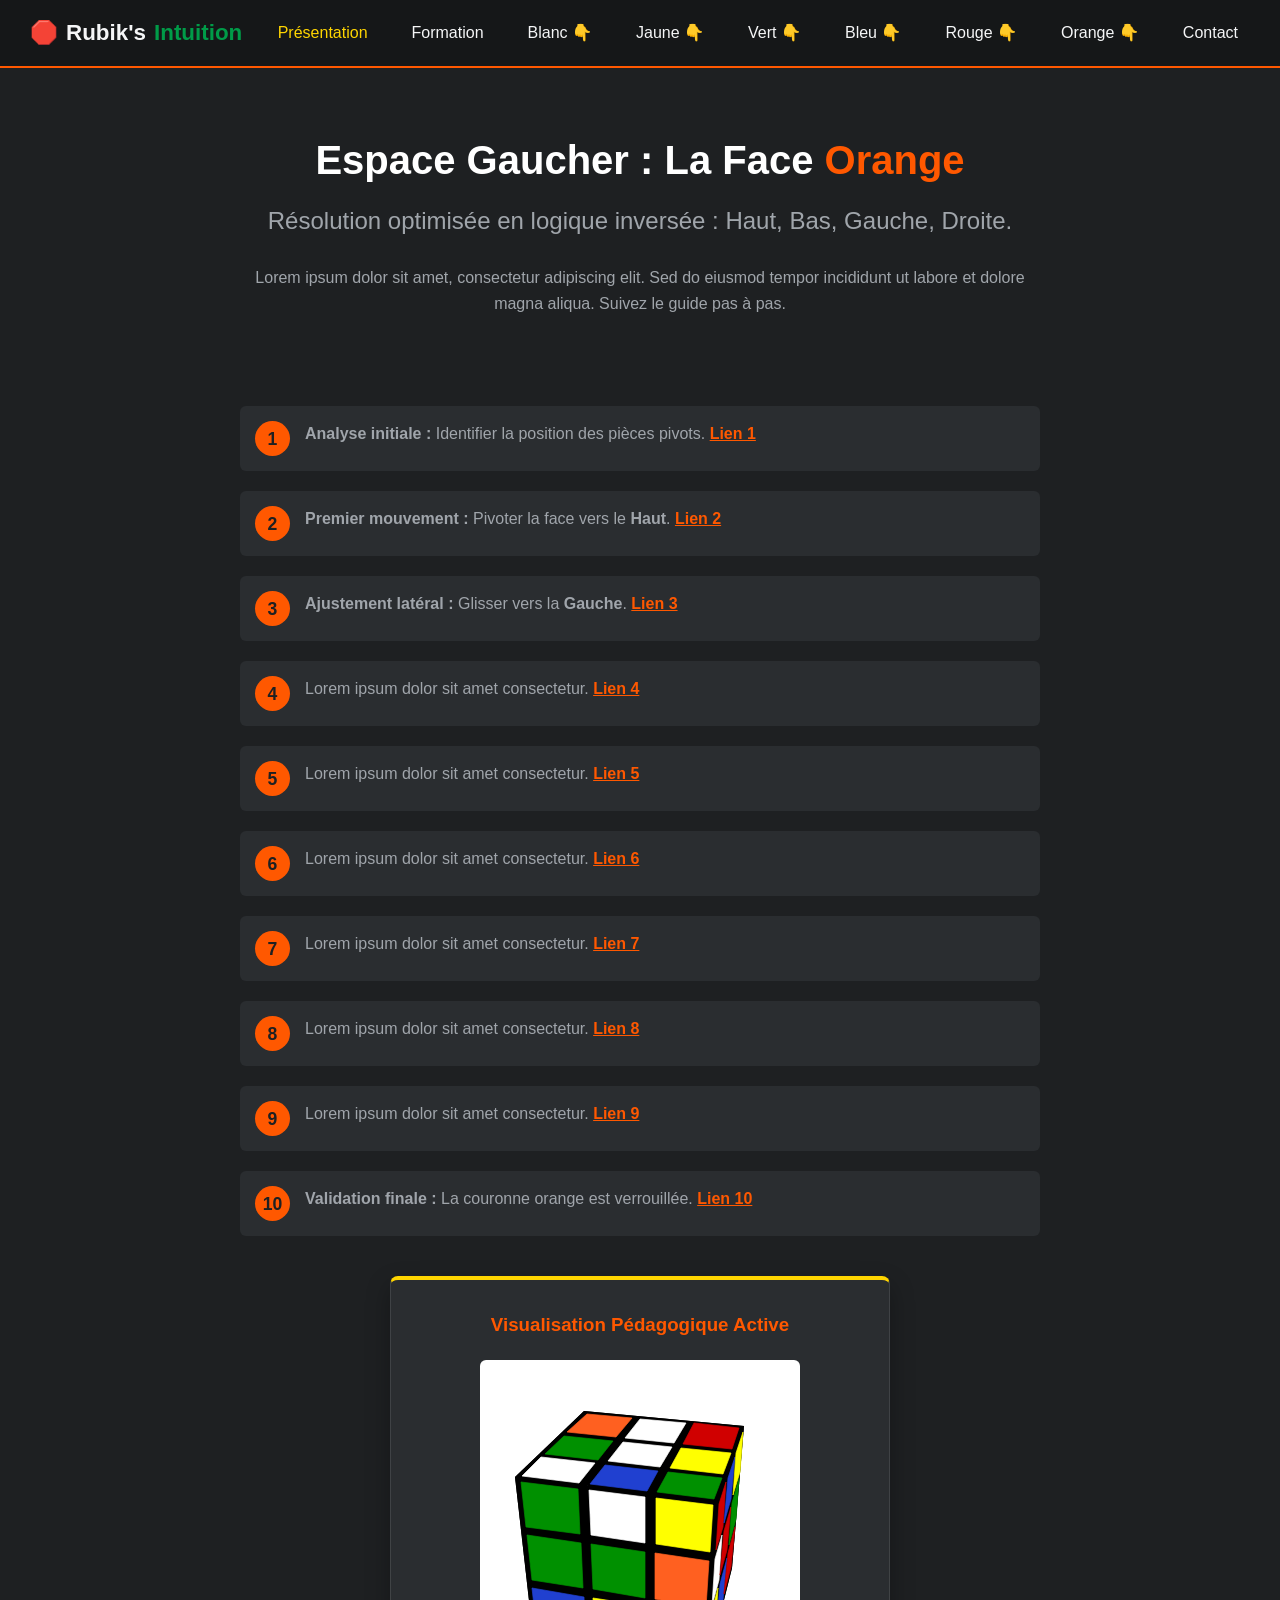
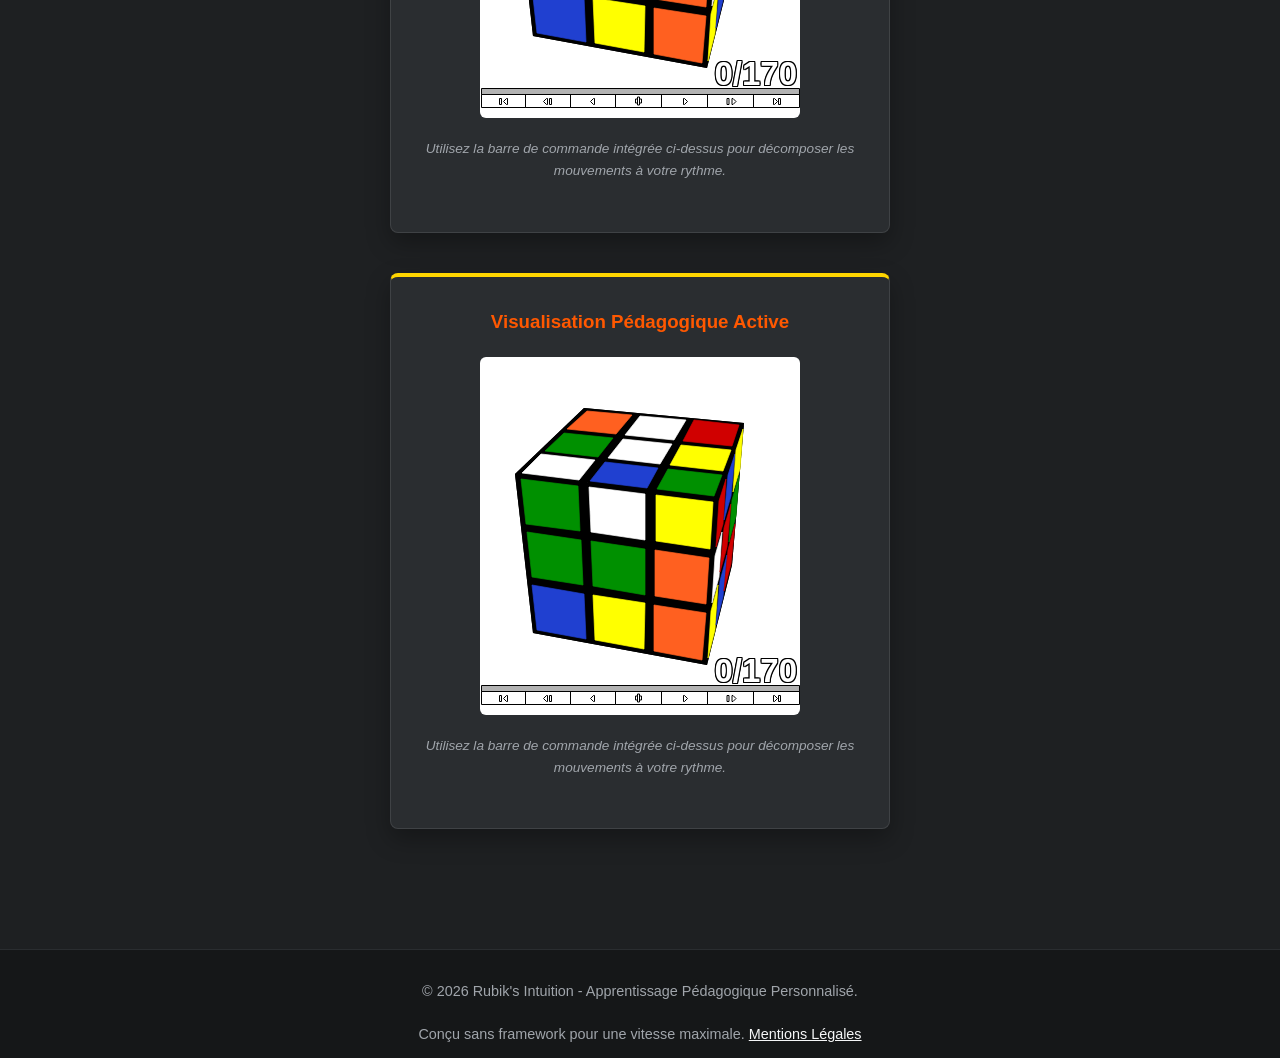
<file: neutre-squelette-orange.html>
<!DOCTYPE html>
<html lang="fr">
<head>
    <meta charset="UTF-8">
    <meta name="viewport" content="width=device-width, initial-scale=1.0">
    <title>Méthode Gaucher - Face Orange - Rubik's Intuition</title>
    <link rel="stylesheet" href="style.css">
     <script src="AnimCube3.js"></script>
</head>
<!-- 🎓 FORMATION : Notez la classe "theme-orange" ci-dessous qui configure tout le design -->
<body class="theme-orange">

    <!-- 🤝 MENU IDENTIQUE À INDEX.HTML -->
     <!-- 🤝 BARRE DE NAVIGATION COMMUNE ET HARMONISÉE -->
    <header class="main-header">
        <div class="logo"><span class="cube-icon">🛑</span> Rubik's <span class="text-accent">Intuition</span></div>
        <input type="checkbox" id="menu-toggle" class="menu-toggle">
        <label for="menu-toggle" class="burger-label"><span></span><span></span><span></span></label>
        <nav class="main-nav">
            <ul class="nav-links">
                <li><a href="index.html" class="active">Présentation</a></li>
                <li><a href="formation-multi-cubes.html">Formation</a></li>
                <li class="dropdown">
                    <a href="#" class="dropdown-trigger">Blanc 👇</a>
                    <ul class="dropdown-menu">
                        <li><a href="neutre-squelette-blanc.html" class="c-white">1</a></li>
                        <li><a href="en-construction.html" class="c-white">2</a></li>
                        <li><a href="en-construction.html" class="c-white">3</a></li>
                        <li><a href="en-construction.html" class="c-white">4</a></li>
                        <li><a href="en-construction.html" class="c-white">5</a></li>
                        <li><a href="en-construction.html" class="c-white">6</a></li>
                    </ul>
                </li>
                <li class="dropdown">
                    <a href="#" class="dropdown-trigger">Jaune 👇</a>
                    <ul class="dropdown-menu">
                        <li><a href="droitier-blanc.html" class="c-white">Face Blanche</a></li>
                        <li><a href="droitier-jaune.html" class="c-yellow">Face Jaune</a></li>
                        <li><a href="droitier-vert.html" class="c-green">Face Verte</a></li>
                        <li><a href="droitier-bleu.html" class="c-blue">Face Bleue</a></li>
                        <li><a href="droitier-rouge.html" class="c-red">Face Rouge</a></li>
                        <li><a href="droitier-orange.html" class="c-orange">Face Orange</a></li>
                    </ul>
                </li>
                <li class="dropdown">
                    <a href="#" class="dropdown-trigger">Vert 👇</a>
                    <ul class="dropdown-menu">
                        <li><a href="ambi-blanc.html" class="c-white">Face Blanche</a></li>
                        <li><a href="ambi-jaune.html" class="c-yellow">Face Jaune</a></li>
                        <li><a href="ambi-vert.html" class="c-green">Face Verte</a></li>
                        <li><a href="ambi-bleu.html" class="c-blue">Face Bleue</a></li>
                        <li><a href="ambi-rouge.html" class="c-red">Face Rouge</a></li>
                        <li><a href="ambi-orange.html" class="c-orange">Face Orange</a></li>
                    </ul>
                </li>

                 <li class="dropdown">
                    <a href="#" class="dropdown-trigger">Bleu 👇</a>
                    <ul class="dropdown-menu">
                        <li><a href="gaucher-blanc.html" class="c-white">Face Blanche</a></li>
                        <li><a href="gaucher-jaune.html" class="c-yellow">Face Jaune</a></li>
                        <li><a href="gaucher-vert.html" class="c-green">Face Verte</a></li>
                        <li><a href="gaucher-bleu.html" class="c-blue">Face Bleue</a></li>
                        <li><a href="gaucher-rouge.html" class="c-red">Face Rouge</a></li>
                        <li><a href="gaucher-orange.html" class="c-orange">Face Orange</a></li>
                    </ul>
                </li>

               <li class="dropdown">
                    <a href="#" class="dropdown-trigger">Rouge 👇</a>
                    <ul class="dropdown-menu">
                        <li><a href="gaucher-blanc.html" class="c-white">Face Blanche</a></li>
                        <li><a href="gaucher-jaune.html" class="c-yellow">Face Jaune</a></li>
                        <li><a href="gaucher-vert.html" class="c-green">Face Verte</a></li>
                        <li><a href="gaucher-bleu.html" class="c-blue">Face Bleue</a></li>
                        <li><a href="gaucher-rouge.html" class="c-red">Face Rouge</a></li>
                        <li><a href="gaucher-orange.html" class="c-orange">Face Orange</a></li>
                    </ul>
                </li>

                 <li class="dropdown">
                    <a href="#" class="dropdown-trigger">Orange 👇</a>
                    <ul class="dropdown-menu">
                        <li><a href="neutre-squelette-orange.html" class="c-white">Face Blanche</a></li>
                        <li><a href="gaucher-jaune.html" class="c-yellow">Face Jaune</a></li>
                        <li><a href="gaucher-vert.html" class="c-green">Face Verte</a></li>
                        <li><a href="gaucher-bleu.html" class="c-blue">Face Bleue</a></li>
                        <li><a href="gaucher-rouge.html" class="c-red">Face Rouge</a></li>
                        <li><a href="gaucher-orange.html" class="c-orange">Face Orange</a></li>
                    </ul>
                </li>
                
                
                <li><a href="contact-squelette.html">Contact</a></li>
            </ul>
        </nav>
    </header>

    <main class="container">
        <!-- Introduction Spécifique -->
        <section class="hero-section">
            <h1>Espace Gaucher : La Face <span class="text-accent-page">Orange</span></h1>
            <h2>Résolution optimisée en logique inversée : Haut, Bas, Gauche, Droite.</h2>
            <p>Lorem ipsum dolor sit amet, consectetur adipiscing elit. Sed do eiusmod tempor incididunt ut labore et dolore magna aliqua. Suivez le guide pas à pas.</p>
        </section>

        <!-- Liste Numérotée de 1 à 10 -->
        <section class="steps-section">
            <ul class="ordered-steps">
                <!-- Point 1 -->
                <li>
                    <div class="step-number">1</div>
                    <div class="step-content"><p><strong>Analyse initiale :</strong> Identifier la position des pièces pivots. <a href="#" class="text-link">Lien 1</a></p></div>
                </li>
                <!-- Point 2 -->
                <li>
                    <div class="step-number">2</div>
                    <div class="step-content"><p><strong>Premier mouvement :</strong> Pivoter la face vers le <strong>Haut</strong>. <a href="#" class="text-link">Lien 2</a></p></div>
                </li>
                <!-- Point 3 -->
                <li>
                    <div class="step-number">3</div>
                    <div class="step-content"><p><strong>Ajustement latéral :</strong> Glisser vers la <strong>Gauche</strong>. <a href="#" class="text-link">Lien 3</a></p></div>
                </li>
                <!-- Point 4 -->
                <li><div class="step-number">4</div><div class="step-content"><p>Lorem ipsum dolor sit amet consectetur. <a href="#" class="text-link">Lien 4</a></p></div></li>
                <li><div class="step-number">5</div><div class="step-content"><p>Lorem ipsum dolor sit amet consectetur. <a href="#" class="text-link">Lien 5</a></p></div></li>
                <li><div class="step-number">6</div><div class="step-content"><p>Lorem ipsum dolor sit amet consectetur. <a href="#" class="text-link">Lien 6</a></p></div></li>
                <li><div class="step-number">7</div><div class="step-content"><p>Lorem ipsum dolor sit amet consectetur. <a href="#" class="text-link">Lien 7</a></p></div></li>
                <li><div class="step-number">8</div><div class="step-content"><p>Lorem ipsum dolor sit amet consectetur. <a href="#" class="text-link">Lien 8</a></p></div></li>
                <li><div class="step-number">9</div><div class="step-content"><p>Lorem ipsum dolor sit amet consectetur. <a href="#" class="text-link">Lien 9</a></p></div></li>
                <!-- Point 10 -->
                <li>
                    <div class="step-number">10</div>
                    <div class="step-content"><p><strong>Validation finale :</strong> La couronne orange est verrouillée. <a href="#" class="text-link">Lien 10</a></p></div>
                </li>
                
                <!-- 🎓 FORMATION : POUR RAJOUTER UN POINT (Exemple Point 11) :
                     Copiez-collez simplement le bloc <li> ci-dessous juste avant la balise de fin </ul>
                <li>
                    <div class="step-number">11</div>
                    <div class="step-content"><p><strong>Votre titre :</strong> Votre texte normal ici. <a href="#" class="text-link">Votre Lien</a></p></div>
                </li>
                -->
            </ul>
        </section>

        <!-- ZONE MULTI-CUBES ANIMCUBE.JS -->
        <!-- Zone d'intégration de la brique de simulation AnimCube.js -->
        <section class="cube-section">
            <div class="cube-card" style="border-top: 4px solid var(--cube-yellow);">
                <h3 class="g-txt">Visualisation Pédagogique Active</h3>
                
                <div class="cube-box">
                <script>
                AnimCube3("scale=0&bgcolor=ffffff&buttonbar=1&movetext=0&textsize=33&position=llu&borderwidth=8&wca=2&speed=3&facelets=wbggwyowrrgwoyrbowggbwgyyoobogrbyyboowgrorwybrwybrbygr&move=U F D' z' F' L' F' L' D L F' R F L D D L' D' L D L' z' L D' L' z R' D' D' R D R' D' R z z D D L D L' D' L D L' D' L D L' D' x2 z U U U R U' R' U' F' U F U U U' L' U L U F U' F' z' z' U R U' R' U' F' U F z z F U R U' R' F' z' z' R U R' U R U U R' U z' L' U R U' L U R' U' L' U R U' L U R' U' L D L' D' L D L' D' U L D L' D' L D L' D' L D L' D' L D L' D' U L D L' D' L D L' D' L D L' D' L D L' D' U L D L' D' L D L' D' U");
            </script>
                </div>
                
                <p class="cube-legend">Utilisez la barre de commande intégrée ci-dessus pour décomposer les mouvements à votre rythme.</p>
            </div>

          </section>

        <section class="cube-section">
            <div class="cube-card" style="border-top: 4px solid var(--cube-yellow);">
                <h3 class="g-txt">Visualisation Pédagogique Active</h3>
                
                <div class="cube-box">
                <script>
                AnimCube3("scale=0&bgcolor=ffffff&buttonbar=1&movetext=0&textsize=33&position=llu&borderwidth=8&wca=2&speed=3&facelets=wbggwyowrrgwoyrbowggbwgyyoobogrbyyboowgrorwybrwybrbygr&move=U F D' z' F' L' F' L' D L F' R F L D D L' D' L D L' z' L D' L' z R' D' D' R D R' D' R z z D D L D L' D' L D L' D' L D L' D' x2 z U U U R U' R' U' F' U F U U U' L' U L U F U' F' z' z' U R U' R' U' F' U F z z F U R U' R' F' z' z' R U R' U R U U R' U z' L' U R U' L U R' U' L' U R U' L U R' U' L D L' D' L D L' D' U L D L' D' L D L' D' L D L' D' L D L' D' U L D L' D' L D L' D' L D L' D' L D L' D' U L D L' D' L D L' D' U");
            </script>
                </div>
                
                <p class="cube-legend">Utilisez la barre de commande intégrée ci-dessus pour décomposer les mouvements à votre rythme.</p>
            </div>

          </section>
        

        <!-- 🎓 ZONE DE FORMATION TECHNIQUE CACHÉE EN CSS -->
        <div class="css-hidden-lesson">
            <h3>Conseil d'intégration :</h3>
            <p>Pour chaque nouvelle page créée, vérifiez que le chemin du fichier AnimCube.js est exact dans la balise script du head (src="AnimCube.js").</p>
        </div>
    </main>

    <!-- FOOTER IDENTIQUE -->
    <footer class="main-footer">
        <p>&copy; 2026 Rubik's Intuition - Apprentissage Pédagogique Personnalisé.</p>
        <p>Conçu sans framework pour une vitesse maximale. <a href="#">Mentions Légales</a></p>
    </footer>
</body>
</html>
</file>
<file: style.css>
/* ==========================================================================
   🎨 CHARTE GRAPHIQUE - LES 6 COULEURS DU RUBIK'S CUBE (Variables CSS)
   ========================================================================== */
:root {
    --cube-white: #FFFFFF;
    --cube-yellow: #FFD500;
    --cube-green: #009B48;
    --cube-blue: #0046AD;
    --cube-red: #B71234;
    --cube-orange: #FF5800;
    
    /* Couleurs de structure neutres */
    --bg-dark: #1e2022;
    --bg-card: #2a2d30;
    --text-light: #f5f6f7;
    --text-muted: #a0a5ab;
}

/* 
  🎓 CONSEIL FORMATEUR - RESET CSS :
  Le sélecteur * avec box-sizing: border-box permet de contrôler précisément la taille 
  des blocs en incluant les bordures et les paddings à l'intérieur de la largeur définie.
*/
* {
    margin: 0;
    padding: 0;
    box-sizing: border-box;
}

body {
    font-family: 'Segoe UI', Tahoma, Geneva, Verdana, sans-serif;
    background-color: var(--bg-dark);
    color: var(--text-light);
    line-height: 1.6;
}

.container {
    max-width: 1100px;
    margin: 0 auto;
    padding: 20px;
}

/* ==========================================================================
   Navigation & Menu Responsive
   ========================================================================== */
.main-header {
    background-color: #151718;
    display: flex;
    justify-content: space-between;
    align-items: center;
    padding: 15px 30px;
    position: sticky;
    top: 0;
    z-index: 1000;
    border-bottom: 2px solid var(--bg-card);
}

.logo {
    font-size: 1.4rem;
    font-weight: bold;
    display: flex;
    align-items: center;
    gap: 8px;
}

.text-accent {
    color: var(--cube-green);
}

.nav-links {
    display: flex;
    list-style: none;
    gap: 20px;
}

.nav-links a {
    color: var(--text-light);
    text-decoration: none;
    font-weight: 500;
    transition: color 0.3s ease;
    padding: 8px 12px;
    border-radius: 4px;
}

.nav-links a:hover, 
.nav-links a.active {
    color: var(--cube-yellow);
}

/* Gestion des Menus Déroulants (Dropdown) */
.dropdown {
    position: relative;
}

.dropdown-menu {
    position: absolute;
    top: 100%;
    left: 0;
    background-color: var(--bg-card);
    list-style: none;
    min-width: 180px;
    border-radius: 4px;
    box-shadow: 0 8px 16px rgba(0,0,0,0.5);
    opacity: 0;
    visibility: hidden;
    transform: translateY(10px);
    transition: all 0.3s ease;
}

/* 
  🎓 CONSEIL FORMATEUR - ACCESSIBILITÉ & EFFET :
  L'utilisation combinée de opacity, visibility et transform crée une transition fluide 
  au survol tout en empêchant le clic fantôme lorsque le menu est masqué.
*/
.dropdown:hover .dropdown-menu {
    opacity: 1;
    visibility: visible;
    transform: translateY(0);
}

.dropdown-menu li a {
    display: block;
    padding: 10px 15px;
    font-size: 0.95rem;
    border-left: 4px solid transparent;
}

/* Couleurs spécifiques injectées dans le sous-menu Rubik's */
.dropdown-menu li a.c-white { border-left-color: var(--cube-white); }
.dropdown-menu li a.c-yellow { border-left-color: var(--cube-yellow); }
.dropdown-menu li a.c-green { border-left-color: var(--cube-green); }
.dropdown-menu li a.c-blue { border-left-color: var(--cube-blue); }
.dropdown-menu li a.c-red { border-left-color: var(--cube-red); }
.dropdown-menu li a.c-orange { border-left-color: var(--cube-orange); }

.dropdown-menu li a:hover {
    background-color: rgba(255, 255, 255, 0.05);
}

/* Cache l'input checkbox servant au menu mobile */
.menu-toggle {
    display: none;
}

/* ==========================================================================
   Contenu Principal & Typographie
   ========================================================================== */
.hero-section {
    text-align: center;
    padding: 40px 0;
}

h1 {
    font-size: 2.5rem;
    margin-bottom: 10px;
    color: var(--cube-white);
}

h2 {
    font-size: 1.5rem;
    margin-bottom: 25px;
    color: var(--text-muted);
    font-weight: 400;
}

p {
    margin-bottom: 20px;
    color: var(--text-muted);
    max-width: 800px;
    margin-left: auto;
    margin-right: auto;
}

.text-link {
    color: var(--cube-yellow);
    text-decoration: underline;
    font-weight: 600;
}

.text-link:hover {
    color: var(--cube-white);
}

/* ==========================================================================
   Zone d'intégration du Cube Intuitif (AnimCube.js)
   ========================================================================== */
.cube-section {
    display: flex;
    justify-content: center;
    margin: 40px 0;
}

.cube-card {
    background-color: var(--bg-card);
    padding: 30px;
    border-radius: 8px;
    border: 1px solid rgba(255,255,255,0.1);
    width: 100%;
    max-width: 500px;
    text-align: center;
    box-shadow: 0 10px 25px rgba(0,0,0,0.3);
}

.cube-card h3 {
    margin-bottom: 20px;
    color: var(--cube-orange);
}

.cube-box {
    margin: 0 auto 20px auto;
    width: 100%;
    max-width: 320px;
    aspect-ratio: 1 / 1;
    background: #ffffff;
    padding: 10px;
    border-radius: 6px;
    display: flex;
    justify-content: center;
    align-items: center;
}

.cube-legend {
    font-size: 0.85rem;
    font-style: italic;
}

/* ==========================================================================
   Section Grille de 6 Points Clés
   ========================================================================== */
.points-section h2 {
    text-align: center;
    margin-top: 40px;
    color: var(--cube-white);
}

.points-grid {
    display: grid;
    grid-template-columns: repeat(auto-fit, minmax(300px, 1fr));
    gap: 20px;
    margin-top: 30px;
}

.point-item {
    background-color: var(--bg-card);
    padding: 20px;
    border-radius: 6px;
    border-top: 4px solid transparent;
}

.point-item p {
    margin-bottom: 0;
    text-align: left;
    font-size: 0.95rem;
}

/* Attribution des couleurs de bordure pour les 6 points */
.border-white  { border-top-color: var(--cube-white); }
.border-yellow { border-top-color: var(--cube-yellow); }
.border-green  { border-top-color: var(--cube-green); }
.border-blue   { border-top-color: var(--cube-blue); }
.border-red    { border-top-color: var(--cube-red); }
.border-orange { border-top-color: var(--cube-orange); }

/* ==========================================================================
   Pied de Page (Footer)
   ========================================================================== */
.main-footer {
    background-color: #151718;
    text-align: center;
    padding: 30px;
    margin-top: 60px;
    font-size: 0.9rem;
    border-top: 1px solid var(--bg-card);
}

.main-footer a {
    color: var(--text-light);
}

/* ==========================================================================
   🎓 CLASSE DE FORMATION TECHNIQUE (Texte masqué visuellement)
   ========================================================================== */
.hidden-trainer-text {
    display: none; /* Cache complètement l'élément du rendu visuel de l'écran */
    background-color: #3e2723;
    border-left: 5px solid var(--cube-orange);
    padding: 15px;
    margin-top: 30px;
    font-size: 11px; /* Réduit la taille pour la discrétion */
    color: #ffab91;
}

/* ==========================================================================
   📱 RESPONSIVE DESIGN (Media Queries pour Mobiles et Tablettes)
   ========================================================================== */
@media (max-width: 768px) {
    .burger-label {
        display: flex;
        flex-direction: column;
        width: 30px;
        cursor: pointer;
        gap: 5px;
    }
    
    .burger-label span {
        background-color: var(--text-light);
        height: 3px;
        width: 100%;
        border-radius: 2px;
        transition: all 0.3s ease;
    }

    .main-nav {
        position: absolute;
        top: 100%;
        left: 0;
        width: 100%;
        background-color: #151718;
        max-height: 0;
        overflow: hidden;
        transition: max-height 0.4s ease-in-out;
    }

    .nav-links {
        flex-direction: column;
        padding: 20px;
        gap: 10px;
    }

    /* Déclencheur du menu burger via la checkbox HTML */
    .menu-toggle:checked ~ .main-nav {
        max-height: 500px;
        overflow-y: auto;
    }

    /* Adaptation des menus déroulants sur petits écrans */
    .dropdown-menu {
        position: relative;
        top: 0;
        opacity: 1;
        visibility: visible;
        transform: translateY(0);
        box-shadow: none;
        background-color: rgba(0,0,0,0.2);
        margin-left: 15px;
        margin-top: 5px;
        max-height: 0;
        overflow: hidden;
        transition: max-height 0.3s ease;
    }

    .dropdown:hover .dropdown-menu {
        max-height: 300px;
    }

    h1 { font-size: 1.8rem; }
    h2 { font-size: 1.2rem; }
}

/* ==========================================================================
   🎨 SYSTÈME DE THÈMES DYNAMIQUES (Pour les pages spécifiques)
   ========================================================================== */

/* ── THÈME ORANGE (Page Gaucher Orange) ── */
body.theme-orange .text-accent-page { color: var(--cube-orange); }
body.theme-orange .text-link { color: var(--cube-orange); }
body.theme-orange .main-header { border-bottom-color: var(--cube-orange); }
body.theme-orange .step-number { background-color: var(--cube-orange); color: var(--bg-dark); }
body.theme-orange .cube-card { border-top: 4px solid var(--cube-orange); }

/* ── THÈME ROUGE (Page Droitier Rouge) ── */
body.theme-red .text-accent-page { color: var(--cube-red); }
body.theme-red .text-link { color: var(--cube-red); }
body.theme-red .main-header { border-bottom-color: var(--cube-red); }
body.theme-red .step-number { background-color: var(--cube-red); color: var(--text-light); }
body.theme-red .cube-card { border-top: 4px solid var(--cube-red); }

/* ── THÈME BLANC (Page Ambidextre Blanche) ── */
body.theme-white .text-accent-page { color: var(--cube-white); }
body.theme-white .text-link { color: var(--cube-white); text-shadow: 0 0 5px rgba(255,255,255,0.3); }
body.theme-white .main-header { border-bottom-color: var(--cube-white); }
body.theme-white .step-number { background-color: var(--cube-white); color: var(--bg-dark); }
body.theme-white .cube-card { border-top: 4px solid var(--cube-white); }


/* ==========================================================================
   STRUCTURE DES PAGES DE FORMATION (LISTES ET CUBES MULTIPLES)
   ========================================================================== */
.ordered-steps {
    list-style: none;
    margin: 30px auto;
    max-width: 800px;
}

.ordered-steps li {
    display: flex;
    align-items: flex-start;
    gap: 15px;
    margin-bottom: 20px;
    background-color: var(--bg-card);
    padding: 15px;
    border-radius: 6px;
}

.step-number {
    font-weight: bold;
    font-size: 1.1rem;
    min-width: 35px;
    height: 35px;
    border-radius: 50%;
    display: flex;
    align-items: center;
    justify-content: center;
    flex-shrink: 0;
}

.step-content p {
    margin: 0;
    text-align: left;
}

/* Zone d'enchaînement de plusieurs cubes */
.multi-cubes-container {
    display: flex;
    flex-direction: column;
    gap: 40px;
    margin-top: 40px;
}

.cube-block-unit {
    background-color: #1a1c1e;
    padding: 30px;
    border-radius: 8px;
    border: 1px solid rgba(255,255,255,0.05);
}

.cube-block-unit h1 { font-size: 2rem; margin-bottom: 5px; }
.cube-block-unit h2 { font-size: 1.3rem; margin-bottom: 20px; }

/* Masquage de la zone de cours cachée */
.css-hidden-lesson {
    display: none;
    font-size: 11px;
    color: #a5d6a7;
    background: #1b5e20;
    padding: 15px;
    border-radius: 4px;
    margin: 20px 0;
}


/* ==========================================================================
   🧱 DESIGN DE LA PAGE DE CONTACT (ASSEMBLAGE 6 COULEURS)
   ========================================================================== */

/* Grille principale de contact */
.contact-grid {
    display: grid;
    grid-template-columns: 1fr 1fr;
    gap: 30px;
    margin-top: 40px;
}

@media (max-width: 900px) {
    .contact-grid {
        grid-template-columns: 1fr;
    }
}

/* Style de base des blocs de contact */
.contact-card {
    background-color: var(--bg-card);
    padding: 30px;
    border-radius: 8px;
    box-shadow: 0 10px 20px rgba(0,0,0,0.2);
    border-left: 6px solid transparent;
}

/* Attribution des 6 couleurs aux différents blocs */
.card-email { border-left-color: var(--cube-green); }
.card-youtube { border-left-color: var(--cube-red); }
.card-facebook { border-left-color: var(--cube-blue); }
.card-group { border-left-color: var(--cube-yellow); }
.card-whatsapp { border-left-color: var(--cube-orange); }
.card-info { border-left-color: var(--cube-white); }

/* Formulaire de contact */
.contact-form {
    display: flex;
    flex-direction: column;
    gap: 15px;
    margin-top: 20px;
}

.form-group {
    display: flex;
    flex-direction: column;
    gap: 5px;
}

.form-group label {
    font-size: 0.9rem;
    font-weight: 600;
    color: var(--text-light);
}

.form-group input, 
.form-group textarea {
    background-color: var(--bg-dark);
    border: 1px solid rgba(255,255,255,0.1);
    padding: 12px;
    border-radius: 4px;
    color: var(--text-light);
    font-family: inherit;
    font-size: 1rem;
    transition: border-color 0.3s ease;
}

.form-group input:focus, 
.form-group textarea:focus {
    outline: none;
    border-color: var(--cube-green);
}

/* Boutons colorés du Cube */
.btn-cube {
    display: inline-block;
    padding: 12px 25px;
    font-size: 1rem;
    font-weight: bold;
    color: var(--bg-dark);
    text-decoration: none;
    border: none;
    border-radius: 4px;
    cursor: pointer;
    text-align: center;
    transition: transform 0.2s ease, filter 0.3s ease;
}

.btn-cube:hover {
    transform: translateY(-2px);
    filter: brightness(1.1);
}

.btn-green { background-color: var(--cube-green); color: var(--text-light); }
.btn-red { background-color: var(--cube-red); color: var(--text-light); }
.btn-blue { background-color: var(--cube-blue); color: var(--text-light); }
.btn-yellow { background-color: var(--cube-yellow); color: var(--bg-dark); }
.btn-orange { background-color: var(--cube-orange); color: var(--text-light); }

/* Grille secondaire pour aligner les réseaux sociaux */
.social-networks-container {
    display: flex;
    flex-direction: column;
    gap: 20px;
}

/* Section supplémentaire de texte */
.extra-text-section {
    margin-top: 50px;
    padding: 30px;
    background-color: #1a1c1e;
    border-radius: 8px;
    border-bottom: 4px solid var(--cube-yellow);
}

/* ==========================================================================
   📚 ARCHITECTURE DE LA PAGE FORMATION (ASYMÉTRIE & MODULES)
   ========================================================================== */

/* Grille asymétrique pour les modules */
.formation-grid {
    display: grid;
    grid-template-columns: repeat(2, 1fr);
    gap: 25px;
    margin-top: 40px;
}

/* Base des cartes de formation */
.formation-card {
    background-color: var(--bg-card);
    padding: 35px;
    border-radius: 8px;
    box-shadow: 0 10px 25px rgba(0,0,0,0.2);
    border-top: 5px solid transparent;
    display: flex;
    flex-direction: column;
    justify-content: space-between;
    transition: transform 0.3s ease;
}

.formation-card:hover {
    transform: translateY(-5px);
}

/* 🎓 ASTUCE FORMATEUR - TAILLES ASYMÉTRIQUES :
   Ces classes permettent de forcer un bloc à prendre toute la largeur (2 colonnes) 
   pour créer un rythme visuel intéressant dans la formation. */
.size-full {
    grid-column: span 2;
}

.size-half {
    grid-column: span 1;
}

/* Application des 6 couleurs du cube aux cartes */
.f-white  { border-top-color: var(--cube-white); }
.f-yellow { border-top-color: var(--cube-yellow); }
.f-green  { border-top-color: var(--cube-green); }
.f-blue   { border-top-color: var(--cube-blue); }
.f-red    { border-top-color: var(--cube-red); }
.f-orange { border-top-color: var(--cube-orange); }

/* Titres spécifiques internes aux modules */
.formation-card h1 {
    font-size: 1.8rem;
    margin-bottom: 10px;
}

.formation-card h2 {
    font-size: 1.1rem;
    margin-bottom: 15px;
    text-align: left;
}

.formation-card p {
    margin-left: 0;
    margin-right: 0;
    text-align: left;
    font-size: 0.95rem;
    margin-bottom: 20px;
}

/* Boutons d'action internes aux modules */
.formation-card .btn-cube {
    align-self: flex-start;
    margin-top: auto;
}

/* Adaptation aux tablettes et smartphones */
@media (max-width: 850px) {
    .formation-grid {
        grid-template-columns: 1fr;
    }
    .size-full, .size-half {
        grid-column: span 1;
    }
}

/* ==========================================================================
   🧩 DESIGN DE LA PAGE "EN CONSTRUCTION" (CUBE MÉLANGÉ)
   ========================================================================== */

/* Animation légère de rotation pour l'icône de construction */
@keyframes spin-cube {
    0% { transform: rotate(0deg); }
    100% { transform: rotate(360deg); }
}

.scramble-icon {
    display: inline-block;
    font-size: 4rem;
    animation: spin-cube 12s linear infinite;
    margin-bottom: 20px;
}

/* Classes de coloration de mots individuels */
.w-txt { color: var(--cube-white); }
.y-txt { color: var(--cube-yellow); text-shadow: 0 0 5px rgba(255,213,0,0.2); }
.g-txt { color: var(--cube-green); }
.b-txt { color: var(--cube-blue); }
.r-txt { color: var(--cube-red); }
.o-txt { color: var(--cube-orange); }

/* Bloc central d'avertissement multicolore */
.construction-box {
    background-color: var(--bg-card);
    padding: 40px;
    border-radius: 12px;
    text-align: center;
    max-width: 850px;
    margin: 40px auto;
    box-shadow: 0 15px 35px rgba(0,0,0,0.4);
    /* Bordure multicolore symbolisant le mélange */
    border-top: 4px solid var(--cube-red);
    border-right: 4px solid var(--cube-green);
    border-bottom: 4px solid var(--cube-yellow);
    border-left: 4px solid var(--cube-orange);
}

/* Séparateur en forme de points colorés */
.color-dots-separator {
    display: flex;
    justify-content: center;
    gap: 15px;
    margin: 30px 0;
}

.dot {
    width: 12px;
    height: 12px;
    border-radius: 50%;
}

.d-w { background-color: var(--cube-white); }
.d-y { background-color: var(--cube-yellow); }
.d-g { background-color: var(--cube-green); }
.d-b { background-color: var(--cube-blue); }
.d-r { background-color: var(--cube-red); }
.d-o { background-color: var(--cube-orange); }

/* Style du paragraphe hybride (Gras + Normal) */
.hybrid-paragraph {
    font-size: 1.1rem;
    line-height: 1.8;
    max-width: 700px;
    margin: 20px auto;
}

.hybrid-paragraph strong {
    font-weight: 800;
    letter-spacing: 0.5px;
}

/* Bouton de retour à l'accueil multicolore au survol */
.btn-back-home {
    margin-top: 30px;
    border: 2px solid var(--cube-white);
    background: transparent;
    color: var(--text-light);
}

.btn-back-home:hover {
    background-color: var(--text-light);
    color: var(--bg-dark);
    box-shadow: 0 0 20px rgba(255,255,255,0.2);
}


/* ==========================================================================
   🧩 DESIGN DE LA PAGE "REMERCIEMENTS" (EXPLOSION DE COULEURS CRÉATIVE)
   ========================================================================== */

/* Bloc central de gratitude multicolore */
.thanks-box {
    background-color: var(--bg-card);
    padding: 40px;
    border-radius: 12px;
    text-align: center;
    max-width: 900px;
    margin: 40px auto;
    box-shadow: 0 15px 35px rgba(0,0,0,0.5);
    /* Cadre aux 4 couleurs dynamiques */
    border-top: 4px solid var(--cube-blue);
    border-right: 4px solid var(--cube-orange);
    border-bottom: 4px solid var(--cube-green);
    border-left: 4px solid var(--cube-red);
}

/* Grille pour ajouter plusieurs blocs de texte de couleurs différentes */
.thanks-grid {
    display: grid;
    grid-template-columns: repeat(auto-fit, minmax(280px, 1fr));
    gap: 20px;
    margin-top: 30px;
}

/* Style des blocs internes */
.thanks-block-unit {
    background-color: #1a1c1e;
    padding: 25px;
    border-radius: 8px;
    border-bottom: 4px solid transparent;
    text-align: left;
}

/* Attribution des couleurs spécifiques aux sous-blocs */
.tb-white  { border-bottom-color: var(--cube-white); }
.tb-yellow { border-bottom-color: var(--cube-yellow); }
.tb-green  { border-bottom-color: var(--cube-green); }
.tb-blue   { border-bottom-color: var(--cube-blue); }
.tb-red    { border-bottom-color: var(--cube-red); }
.tb-orange { border-bottom-color: var(--cube-orange); }

.thanks-block-unit h1 { font-size: 1.6rem; margin-bottom: 5px; }
.thanks-block-unit h2 { font-size: 1.1rem; margin-bottom: 15px; }
.thanks-block-unit p { margin: 0 0 15px 0; font-size: 0.95rem; line-height: 1.6; }

/* ==========================================================================
   🧱 ARCHITECTURE MULTI-CUBES STABLE (SANS RETRÉCISSEMENT)
   ========================================================================== */

/* Conteneur parent qui isole chaque bloc de cours */
.cube-row-isolation {
    width: 100%;
    margin-bottom: 50px; /* Espace généreux entre chaque étape */
    background-color: var(--bg-card);
    padding: 30px;
    border-radius: 8px;
    border-left: 6px solid transparent;
    box-shadow: 0 10px 20px rgba(0,0,0,0.2);
}

/* Application des couleurs sur les bordures gauches des blocs */
.row-white  { border-left-color: var(--cube-white); }
.row-green  { border-left-color: var(--cube-green); }
.row-orange { border-left-color: var(--cube-orange); }
.row-blue   { border-left-color: var(--cube-blue); }
.row-red    { border-left-color: var(--cube-red); }
.row-yellow { border-left-color: var(--cube-yellow); }

/* Zone ultra-stable pour le script JavaScript */
.stable-cube-container {
    background-color: #ffffff;
    padding: 15px;
    border-radius: 6px;
    display: block; /* Force le bloc à occuper son propre espace */
    width: 100%;
    max-width: 280px; /* Taille fixe parfaite pour mobile et PC */
    margin: 20px auto; /* Centre le cube horizontalement */
}

/* Aligne le texte du cours à gauche et laisse le cube centré */
.cube-row-isolation h1 { font-size: 1.8rem; margin-bottom: 5px; text-align: left; }
.cube-row-isolation h2 { font-size: 1.2rem; margin-bottom: 15px; text-align: left; }
.cube-row-isolation p { text-align: left; margin-bottom: 15px; }
</file>
<file: multi-cubes1.css>
/* ==========================================================================
   🎨 DESIGN DÉDIÉ AUX ALGORITHMES MULTIPLES (SANS CONTRAINTES)
   ========================================================================== */

/* Structure générale de la page */
body {
    font-family: 'Segoe UI', Tahoma, Geneva, Verdana, sans-serif;
    background-color: #1e2022;
    color: #f5f6f7;
    margin: 0;
    padding: 0;
    line-height: 1.6;
}

.container-multi {
    max-width: 900px;
    margin: 0 auto;
    padding: 40px 20px;
}

/* Couleurs de textes héritées de la page de remerciements */
.w-txt { color: #FFFFFF; }
.y-txt { color: #FFD500; }
.g-txt { color: #009B48; }
.b-txt { color: #0046AD; }
.r-txt { color: #B71234; }
.o-txt { color: #FF5800; }
.text-muted { color: #a0a5ab; }

/* 🧱 LA BRIQUE D'ISOLATION NATURELLE : 
   Chaque étape prend toute la largeur disponible de la page. 
   On ne bloque pas la hauteur, on laisse le cube prendre ses 400px ou plus. */
.section-etape-cube {
    background-color: #2a2d30;
    padding: 45px;
    margin-bottom: 40px;
    border-radius: 12px;
    box-shadow: 0 15px 30px rgba(0,0,0,0.3);
    display: block; /* Flux naturel vertical standard */
    clear: both;    /* Empêche toute interférence visuelle entre les cubes */
}

/* Alignements des textes à gauche pour la clarté pédagogique */
.section-etape-cube h1 { font-size: 2.2rem; margin-top: 0; margin-bottom: 10px; }
.section-etape-cube h2 { font-size: 1.4rem; margin-bottom: 20px; font-weight: 400; }
.section-etape-cube p { font-size: 1.05rem; margin-bottom: 30px; max-width: 750px; }

/* 🧊 LA ZONE DE LIBERTÉ DU CUBE :
   Aucun Flexbox, aucun Grid, aucun aspect-ratio, aucune restriction de taille.
   On donne simplement une marge pour détacher le cube du texte et le laisser s'afficher. */
.cube-box-libre {
    margin-top: 25px;
    display: block;
    width: 100%;
}
</file>
